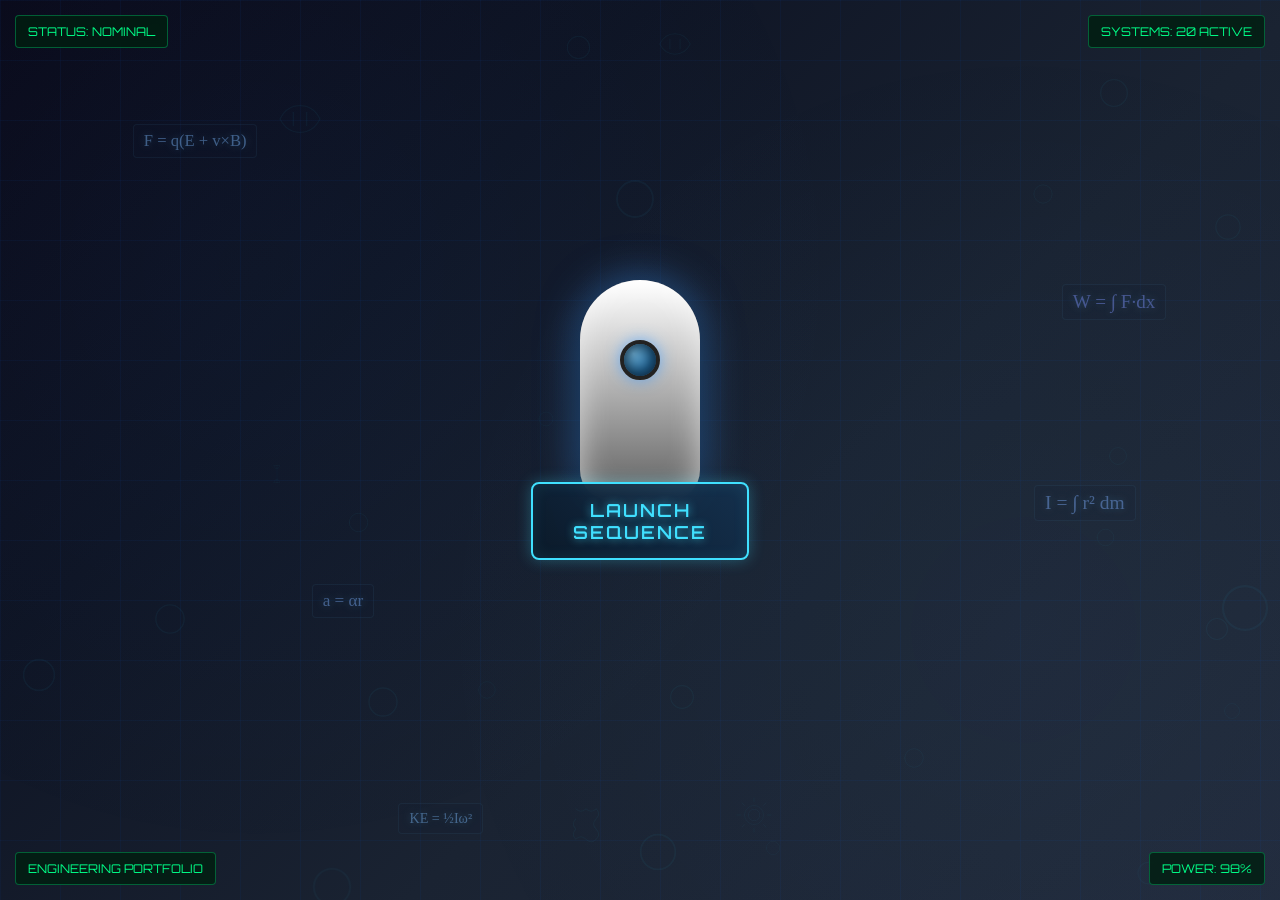
<file: index.html>
<!DOCTYPE html>
<html lang="en">
<head>
    <meta charset="UTF-8">
    <meta name="viewport" content="width=device-width, initial-scale=1.0">
    <title>Engineering Portfolio | Mechanical Systems</title>
    <link href="https://fonts.googleapis.com/css2?family=Orbitron:wght@300;400;600;700&family=Courier+New&display=swap" rel="stylesheet">
    <link rel="stylesheet" href="index.css">
</head>
<body>
    <!-- BACKGROUND LAYERS -->
    <div class="blueprint-layer"></div>
    <div class="engineering-grid"></div>

    <!-- BACKGROUND MECHANICAL COMPONENTS -->
    <div class="background-components" id="backgroundComponents"></div>

    <!-- MECHANICAL SYSTEMS - 20 Total -->
    <div class="mechanical-bg">
        <!-- Row 1 (Top) -->
        <div class="device-container gear-assembly" style="top: 12%; left: 12%;" data-name="Precision Gear System">
            <div class="gear-main gear-rotate-clockwise"></div>
        </div>

        <div class="device-container chain-sprocket" style="top: 12%; left: 28%;" data-name="Chain & Sprocket">
            <div class="sprocket-wheel left gear-rotate-clockwise"></div>
            <div class="sprocket-wheel right gear-rotate-counterclockwise"></div>
        </div>

        <div class="device-container turbine-blade" style="top: 12%; left: 44%;" data-name="Turbine Assembly">
            <div class="turbine-hub turbine-animate"></div>
        </div>

        <div class="device-container piston-assembly" style="top: 12%; left: 60%;" data-name="Piston Mechanism">
            <div class="piston-cylinder">
                <div class="piston-head piston-animate"></div>
                <div class="piston-rod"></div>
            </div>
            <div class="connecting-rod rod-animate"></div>
            <div class="crank-wheel gear-rotate-clockwise"></div>
        </div>

        <div class="device-container pulley-system" style="top: 12%; left: 76%;" data-name="Pulley System">
            <div class="pulley-wheel gear-rotate-clockwise"></div>
            <div class="pulley-rope"></div>
            <div class="pulley-weight"></div>
        </div>

        <!-- Row 2 -->
        <div class="device-container planetary-gear" style="top: 28%; left: 12%;" data-name="Planetary Gear">
            <div class="sun-gear sun-animate"></div>
            <div class="planet-gear planet-animate"></div>
            <div class="ring-gear gear-rotate-counterclockwise"></div>
        </div>

        <div class="device-container cnc-machine" style="top: 28%; left: 28%;" data-name="CNC Machine">
            <div class="cnc-base"></div>
            <div class="cnc-column"></div>
            <div class="cnc-arm"></div>
            <div class="cnc-spindle"></div>
            <div class="cnc-table"></div>
        </div>

        <div class="device-container fulcrum-lever" style="top: 28%; left: 44%;" data-name="Fulcrum Lever">
            <div class="fulcrum-base"></div>
            <div class="fulcrum-pivot"></div>
            <div class="lever-beam oscillating-animate"></div>
        </div>

        <div class="device-container oscillating-mechanism" style="top: 28%; left: 60%;" data-name="Oscillating Arm">
            <div class="oscillating-base"></div>
            <div class="oscillating-arm oscillating-animate"></div>
        </div>

        <div class="device-container mechanical-gripper" style="top: 28%; left: 76%;" data-name="Robotic Gripper">
            <div class="gripper-base"></div>
            <div class="gripper-arm left oscillating-animate"></div>
            <div class="gripper-arm right oscillating-animate"></div>
        </div>

        <!-- Row 3 -->
        <div class="device-container rack-pinion" style="top: 44%; left: 12%;" data-name="Rack & Pinion">
            <div class="rack-rail"></div>
            <div class="pinion-gear gear-rotate-clockwise"></div>
        </div>

        <div class="device-container compound-pendulum" style="top: 44%; left: 28%;" data-name="Compound Pendulum">
            <div class="pendulum-pivot"></div>
            <div class="pendulum-rod pendulum-animate"></div>
            <div class="pendulum-mass"></div>
        </div>

        <div class="device-container bearing-assembly" style="top: 44%; left: 44%;" data-name="Bearing Assembly">
            <div class="bearing-outer gear-rotate-clockwise"></div>
            <div class="bearing-inner gear-rotate-counterclockwise"></div>
        </div>

        <div class="device-container screw-conveyor" style="top: 44%; left: 60%;" data-name="Screw Conveyor">
            <div class="conveyor-tube">
                <div class="conveyor-screw conveyor-animate"></div>
            </div>
        </div>

        <div class="device-container cam-follower" style="top: 44%; left: 76%;" data-name="Cam & Follower">
            <div class="cam-shaft"></div>
            <div class="cam-wheel gear-rotate-clockwise"></div>
            <div class="follower oscillating-animate"></div>
        </div>

        <!-- Row 4 (Bottom) -->
        <div class="device-container universal-joint" style="top: 60%; left: 12%;" data-name="Universal Joint">
            <div class="uj-cross gear-rotate-clockwise"></div>
        </div>

        <div class="device-container radial-engine" style="top: 60%; left: 28%;" data-name="Radial Engine">
            <div class="engine-crankcase engine-animate"></div>
        </div>

        <div class="device-container valve-system" style="top: 60%; left: 44%;" data-name="Control Valve">
            <div class="valve-body">
                <div class="valve-stem oscillating-animate"></div>
                <div class="valve-spring"></div>
            </div>
        </div>

        <div class="device-container screw-jack" style="top: 60%; left: 60%;" data-name="Screw Jack">
            <div class="jack-base"></div>
            <div class="jack-screw"></div>
            <div class="jack-platform oscillating-animate"></div>
        </div>

        <div class="device-container spring-system" style="top: 60%; left: 76%;" data-name="Spring System">
            <div class="spring-top"></div>
            <div class="spring-coil oscillating-animate"></div>
            <div class="spring-mass pendulum-animate"></div>
        </div>
    </div>

    <!-- FORMULA LAYER -->
    <div class="formula-layer" id="formulaLayer"></div>

    <!-- STATUS INDICATORS -->
    <div class="status-indicator" style="top: 15px; left: 15px;">STATUS: NOMINAL</div>
    <div class="status-indicator" style="top: 15px; right: 15px;">SYSTEMS: 20 ACTIVE</div>
    <div class="status-indicator" style="bottom: 15px; left: 15px;">ENGINEERING PORTFOLIO</div>
    <div class="status-indicator" style="bottom: 15px; right: 15px;">POWER: 98%</div>

    <!-- MAIN CONTENT -->
    <div class="container" id="scene">
        <div class="rocket-container">
            <div class="rocket" id="rocket">
                <div class="rocket-body"></div>
                <div class="rocket-window"></div>
                <div class="flame-container" id="flameContainer">
                    <div class="flame flame-1"></div>
                    <div class="flame flame-2"></div>
                    <div class="flame flame-3"></div>
                </div>
            </div>
            <button id="launch">LAUNCH SEQUENCE</button>
        </div>
    </div>

    <script src="index.js"></script>
</body>
</html>
</file>
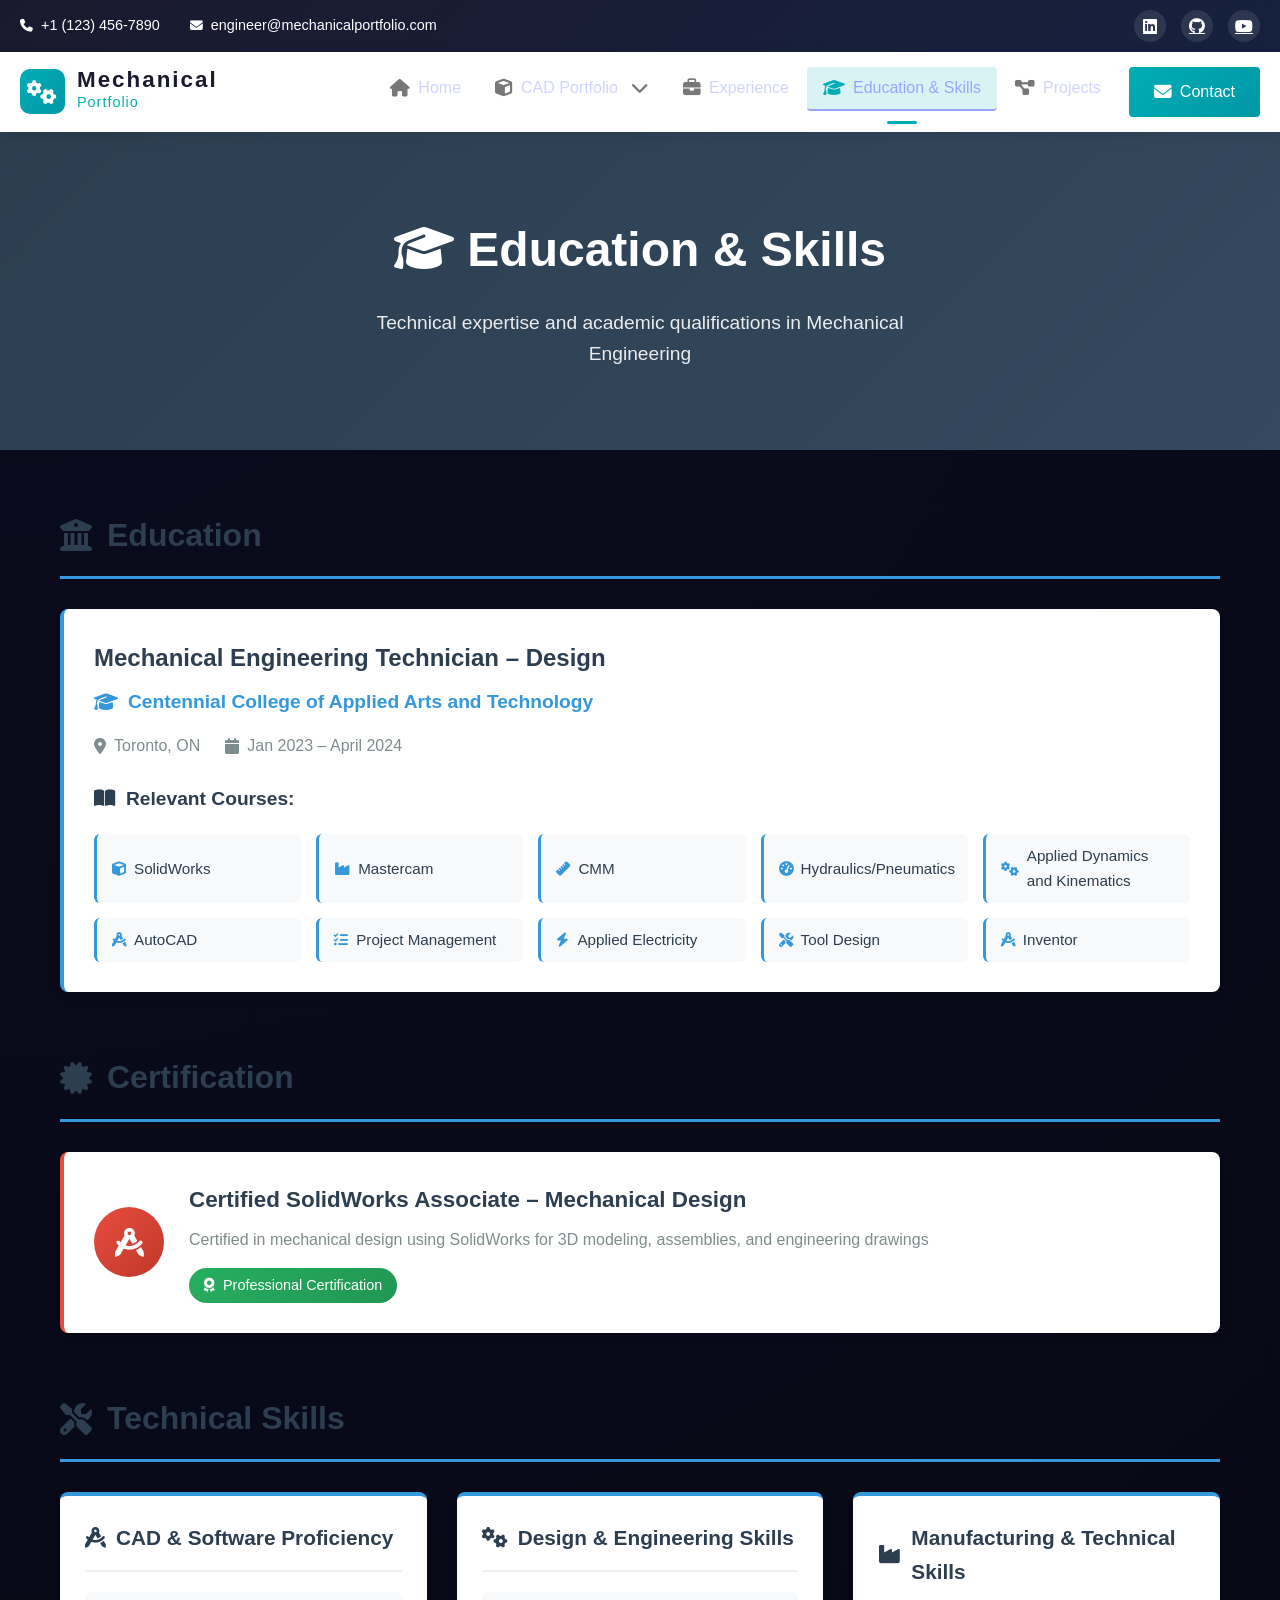
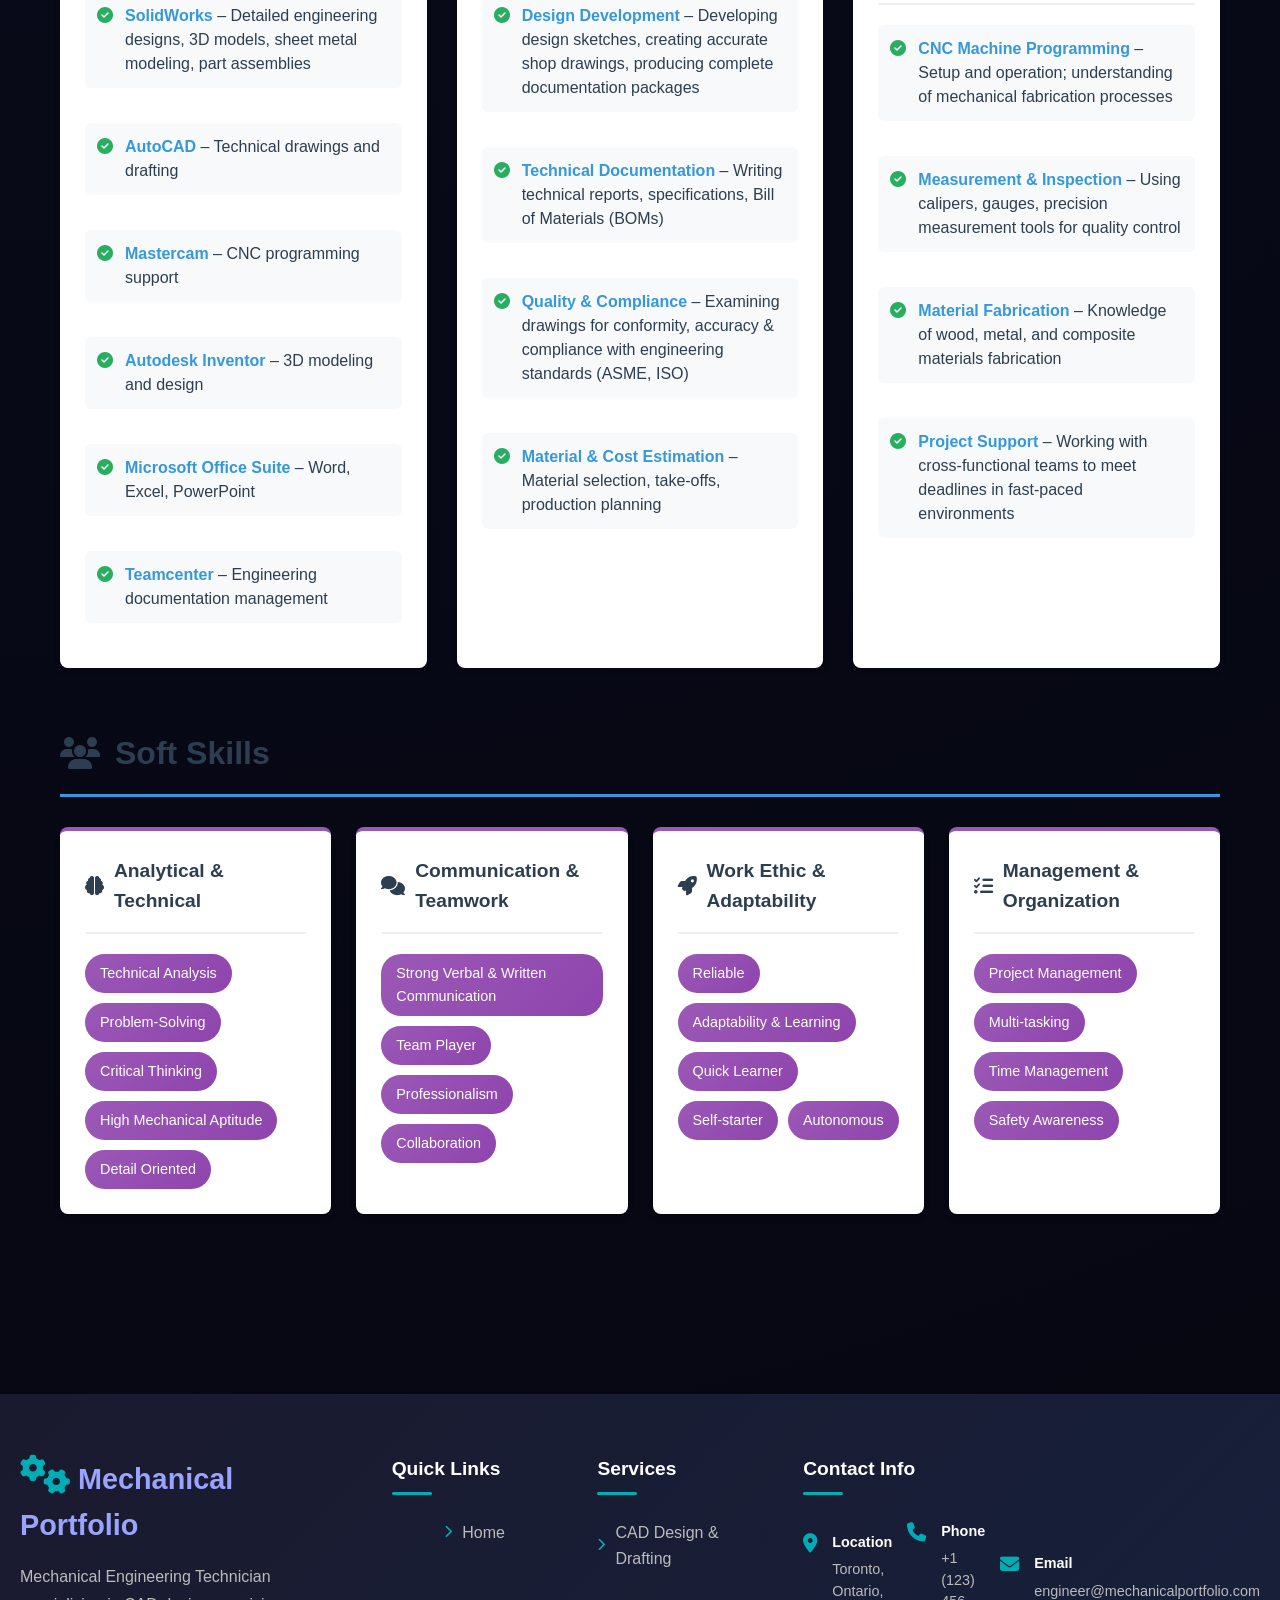
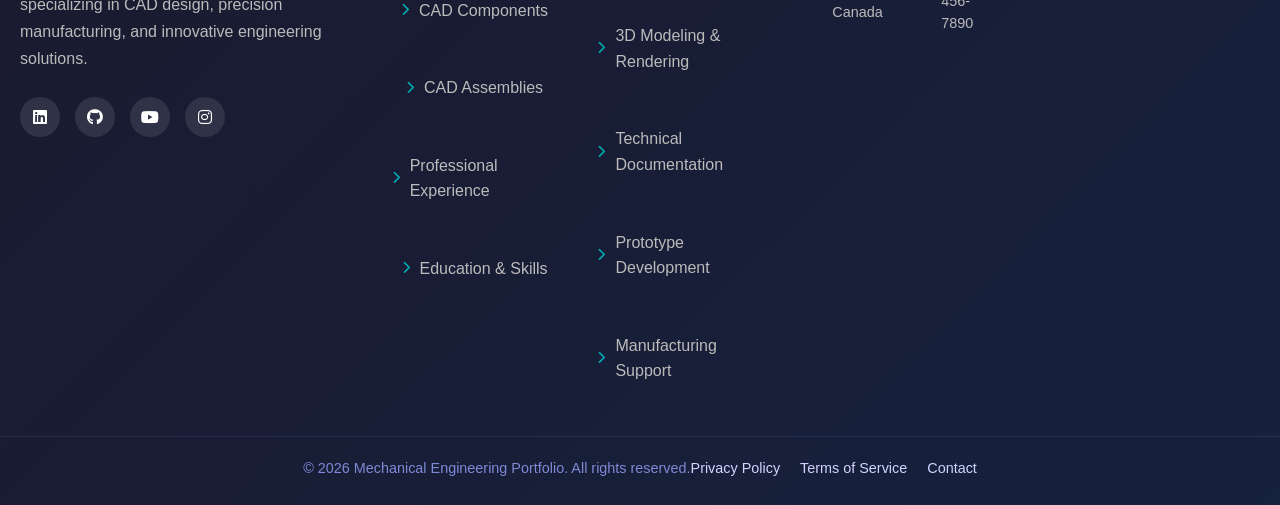
<file: edu_skills_certificates.html>
<!DOCTYPE html>
<html lang="en">
<head>
    <meta charset="UTF-8">
    <meta name="viewport" content="width=device-width, initial-scale=1.0">
    <title>Education & Skills | Mechanical Engineer</title>
    <!-- Font Awesome -->
    <link rel="stylesheet" href="https://cdnjs.cloudflare.com/ajax/libs/font-awesome/6.4.0/css/all.min.css">
    <!-- Global CSS for header/footer -->
    <link rel="stylesheet" href="global.css">
    <!-- Your existing CSS files -->
    <link rel="stylesheet" href="home.css">
    <link rel="stylesheet" href="edu_skills_certificates.css">
</head>
<body>
    <!-- Header will be loaded here -->
    <div id="header-container"></div>

    <main class="main-content">
        <!-- Hero Section -->
        <section class="education-hero">
            <div class="container">
                <h1><i class="fas fa-graduation-cap"></i> Education & Skills</h1>
                <p>Technical expertise and academic qualifications in Mechanical Engineering</p>
            </div>
        </section>

        <div class="education-container">
            <!-- Education Section -->
            <section class="education-section">
                <h2 class="section-title"><i class="fas fa-university"></i> Education</h2>

                <div class="education-item">
                    <div class="education-header">
                        <h3 class="education-degree">Mechanical Engineering Technician – Design</h3>
                        <h4 class="education-institution"><i class="fas fa-graduation-cap"></i> Centennial College of Applied Arts and Technology</h4>
                        <div class="education-meta">
                            <span><i class="fas fa-map-marker-alt"></i> Toronto, ON</span>
                            <span><i class="fas fa-calendar"></i> Jan 2023 – April 2024</span>
                        </div>
                    </div>

                    <div class="education-details">
                        <h5><i class="fas fa-book-open"></i> Relevant Courses:</h5>
                        <div class="courses-grid">
                            <span class="course-tag"><i class="fas fa-cube"></i> SolidWorks</span>
                            <span class="course-tag"><i class="fas fa-industry"></i> Mastercam</span>
                            <span class="course-tag"><i class="fas fa-ruler"></i> CMM</span>
                            <span class="course-tag"><i class="fas fa-tachometer-alt"></i> Hydraulics/Pneumatics</span>
                            <span class="course-tag"><i class="fas fa-cogs"></i> Applied Dynamics and Kinematics</span>
                            <span class="course-tag"><i class="fas fa-drafting-compass"></i> AutoCAD</span>
                            <span class="course-tag"><i class="fas fa-tasks"></i> Project Management</span>
                            <span class="course-tag"><i class="fas fa-bolt"></i> Applied Electricity</span>
                            <span class="course-tag"><i class="fas fa-tools"></i> Tool Design</span>
                            <span class="course-tag"><i class="fas fa-drafting-compass"></i> Inventor</span>
                        </div>
                    </div>
                </div>
            </section>

            <!-- Certification Section -->
            <section class="certifications-section">
                <h2 class="section-title"><i class="fas fa-certificate"></i> Certification</h2>

                <div class="certification-card">
                    <div class="certification-icon">
                        <i class="fas fa-drafting-compass"></i>
                    </div>
                    <div class="certification-content">
                        <h3>Certified SolidWorks Associate – Mechanical Design</h3>
                        <p>Certified in mechanical design using SolidWorks for 3D modeling, assemblies, and engineering drawings</p>
                        <span class="certification-badge"><i class="fas fa-award"></i> Professional Certification</span>
                    </div>
                </div>
            </section>

            <!-- Technical Skills Section -->
            <section class="technical-skills-section">
                <h2 class="section-title"><i class="fas fa-tools"></i> Technical Skills</h2>

                <div class="skills-grid">
                    <!-- CAD & Software Skills -->
                    <div class="skill-category">
                        <h3><i class="fas fa-drafting-compass"></i> CAD & Software Proficiency</h3>
                        <div class="skill-list">
                            <div class="skill-item">
                                <i class="fas fa-check-circle"></i>
                                <span><strong>SolidWorks</strong> – Detailed engineering designs, 3D models, sheet metal modeling, part assemblies</span>
                            </div>
                            <div class="skill-item">
                                <i class="fas fa-check-circle"></i>
                                <span><strong>AutoCAD</strong> – Technical drawings and drafting</span>
                            </div>
                            <div class="skill-item">
                                <i class="fas fa-check-circle"></i>
                                <span><strong>Mastercam</strong> – CNC programming support</span>
                            </div>
                            <div class="skill-item">
                                <i class="fas fa-check-circle"></i>
                                <span><strong>Autodesk Inventor</strong> – 3D modeling and design</span>
                            </div>
                            <div class="skill-item">
                                <i class="fas fa-check-circle"></i>
                                <span><strong>Microsoft Office Suite</strong> – Word, Excel, PowerPoint</span>
                            </div>
                            <div class="skill-item">
                                <i class="fas fa-check-circle"></i>
                                <span><strong>Teamcenter</strong> – Engineering documentation management</span>
                            </div>
                        </div>
                    </div>

                    <!-- Design & Engineering Skills -->
                    <div class="skill-category">
                        <h3><i class="fas fa-cogs"></i> Design & Engineering Skills</h3>
                        <div class="skill-list">
                            <div class="skill-item">
                                <i class="fas fa-check-circle"></i>
                                <span><strong>Design Development</strong> – Developing design sketches, creating accurate shop drawings, producing complete documentation packages</span>
                            </div>
                            <div class="skill-item">
                                <i class="fas fa-check-circle"></i>
                                <span><strong>Technical Documentation</strong> – Writing technical reports, specifications, Bill of Materials (BOMs)</span>
                            </div>
                            <div class="skill-item">
                                <i class="fas fa-check-circle"></i>
                                <span><strong>Quality & Compliance</strong> – Examining drawings for conformity, accuracy & compliance with engineering standards (ASME, ISO)</span>
                            </div>
                            <div class="skill-item">
                                <i class="fas fa-check-circle"></i>
                                <span><strong>Material & Cost Estimation</strong> – Material selection, take-offs, production planning</span>
                            </div>
                        </div>
                    </div>

                    <!-- Manufacturing & Technical Skills -->
                    <div class="skill-category">
                        <h3><i class="fas fa-industry"></i> Manufacturing & Technical Skills</h3>
                        <div class="skill-list">
                            <div class="skill-item">
                                <i class="fas fa-check-circle"></i>
                                <span><strong>CNC Machine Programming</strong> – Setup and operation; understanding of mechanical fabrication processes</span>
                            </div>
                            <div class="skill-item">
                                <i class="fas fa-check-circle"></i>
                                <span><strong>Measurement & Inspection</strong> – Using calipers, gauges, precision measurement tools for quality control</span>
                            </div>
                            <div class="skill-item">
                                <i class="fas fa-check-circle"></i>
                                <span><strong>Material Fabrication</strong> – Knowledge of wood, metal, and composite materials fabrication</span>
                            </div>
                            <div class="skill-item">
                                <i class="fas fa-check-circle"></i>
                                <span><strong>Project Support</strong> – Working with cross-functional teams to meet deadlines in fast-paced environments</span>
                            </div>
                        </div>
                    </div>
                </div>
            </section>

            <!-- Soft Skills Section -->
            <section class="soft-skills-section">
                <h2 class="section-title"><i class="fas fa-users"></i> Soft Skills</h2>

                <div class="soft-skills-grid">
                    <div class="soft-skill-category">
                        <h3><i class="fas fa-brain"></i> Analytical & Technical</h3>
                        <div class="soft-skills-tags">
                            <span class="soft-skill-tag">Technical Analysis</span>
                            <span class="soft-skill-tag">Problem-Solving</span>
                            <span class="soft-skill-tag">Critical Thinking</span>
                            <span class="soft-skill-tag">High Mechanical Aptitude</span>
                            <span class="soft-skill-tag">Detail Oriented</span>
                        </div>
                    </div>

                    <div class="soft-skill-category">
                        <h3><i class="fas fa-comments"></i> Communication & Teamwork</h3>
                        <div class="soft-skills-tags">
                            <span class="soft-skill-tag">Strong Verbal & Written Communication</span>
                            <span class="soft-skill-tag">Team Player</span>
                            <span class="soft-skill-tag">Professionalism</span>
                            <span class="soft-skill-tag">Collaboration</span>
                        </div>
                    </div>

                    <div class="soft-skill-category">
                        <h3><i class="fas fa-rocket"></i> Work Ethic & Adaptability</h3>
                        <div class="soft-skills-tags">
                            <span class="soft-skill-tag">Reliable</span>
                            <span class="soft-skill-tag">Adaptability & Learning</span>
                            <span class="soft-skill-tag">Quick Learner</span>
                            <span class="soft-skill-tag">Self-starter</span>
                            <span class="soft-skill-tag">Autonomous</span>
                        </div>
                    </div>

                    <div class="soft-skill-category">
                        <h3><i class="fas fa-tasks"></i> Management & Organization</h3>
                        <div class="soft-skills-tags">
                            <span class="soft-skill-tag">Project Management</span>
                            <span class="soft-skill-tag">Multi-tasking</span>
                            <span class="soft-skill-tag">Time Management</span>
                            <span class="soft-skill-tag">Safety Awareness</span>
                        </div>
                    </div>
                </div>
            </section>
        </div>
    </main>

    <!-- Footer will be loaded here -->
    <div id="footer-container"></div>

    <!-- Load Header and Footer -->
    <script src="load-partials.js"></script>

    <!-- Your existing edu_skills_certificates.js -->
    <script src="edu_skills_certificates.js"></script>
</body>
</html>
</file>
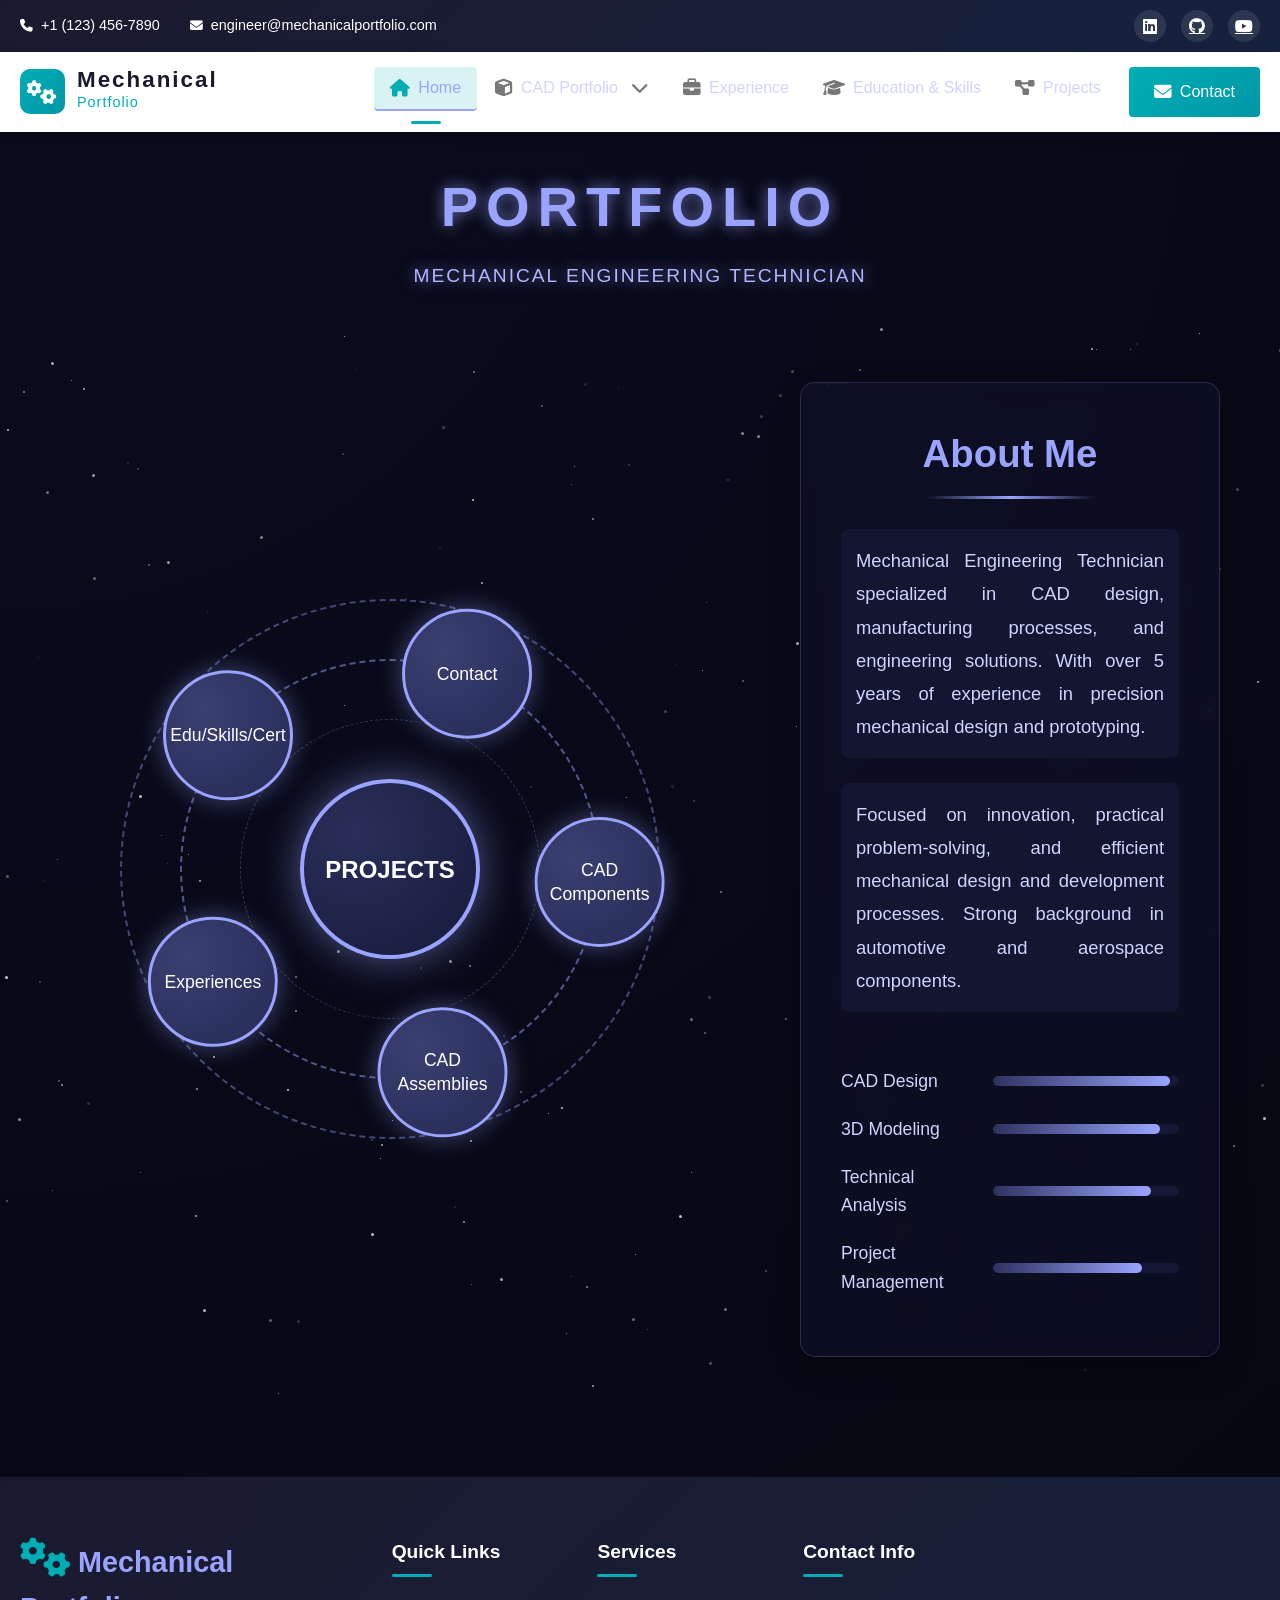
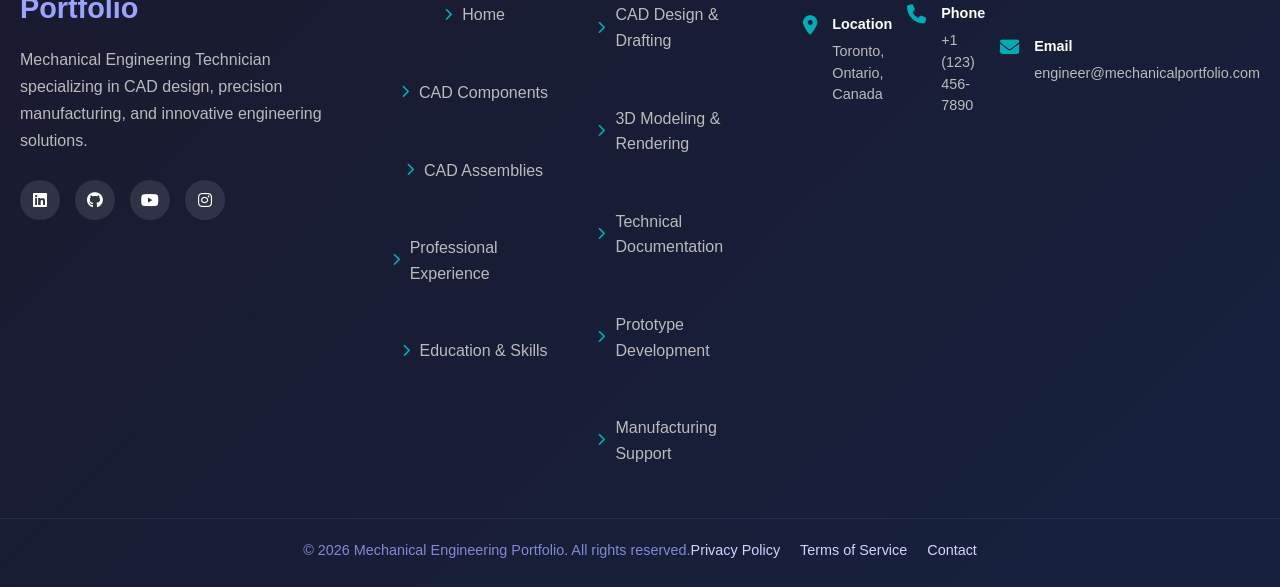
<file: home.html>
<!DOCTYPE html>
<html lang="en">
<head>
  <meta charset="UTF-8">
  <meta name="viewport" content="width=device-width, initial-scale=1.0">
  <title>Home | Mechanical Portfolio</title>
  <!-- Font Awesome -->
  <link rel="stylesheet" href="https://cdnjs.cloudflare.com/ajax/libs/font-awesome/6.4.0/css/all.min.css">
  <!-- Global CSS for header/footer -->
  <link rel="stylesheet" href="global.css">
  <!-- Your existing home.css -->
  <link rel="stylesheet" href="home.css">
</head>
<body>
  <!-- Header will be loaded here -->
  <div id="header-container"></div>

  <!-- Top Header (keep your existing top header design) -->
  <div class="top-header">
    <h1>PORTFOLIO</h1>
    <div class="subtitle">MECHANICAL ENGINEERING TECHNICIAN</div>
  </div>

  <!-- Main Content - Side by Side (keep everything same) -->
  <main class="layout">
    <div class="decoration" id="stars"></div>

    <!-- Left Side - Circular Menu -->
    <section class="left-area">
      <div class="orbit-container">
        <div class="orbit-circle"></div>
        <div class="orbit-circle inner"></div>
        <div class="orbit-circle outer"></div>
        <div class="center-circle">PROJECTS</div>
        <div class="orbit">
          <div class="orbit-item" data-target="components.html">CAD<br>Components</div>
          <div class="orbit-item" data-target="assemblies.html">CAD<br>Assemblies</div>
          <div class="orbit-item" data-target="experiences.html">Experiences</div>
          <div class="orbit-item" data-target="edu_skills_certificates.html">Edu/Skills/Cert</div>
          <div class="orbit-item" data-target="contact.html">Contact</div>
        </div>
      </div>
    </section>

    <!-- Right Side - About Me Panel -->
    <aside class="right-area">
      <div class="right-panel">
        <h2>About Me</h2>
        <p>
          Mechanical Engineering Technician specialized in CAD design,
          manufacturing processes, and engineering solutions. With over 5 years of
          experience in precision mechanical design and prototyping.
        </p>
        <p>
          Focused on innovation, practical problem-solving, and efficient
          mechanical design and development processes. Strong background in
          automotive and aerospace components.
        </p>

        <div class="skills-list">
          <div class="skill-item">
            <div class="skill-name">CAD Design</div>
            <div class="skill-bar"><div class="skill-level" data-level="95"></div></div>
          </div>
          <div class="skill-item">
            <div class="skill-name">3D Modeling</div>
            <div class="skill-bar"><div class="skill-level" data-level="90"></div></div>
          </div>
          <div class="skill-item">
            <div class="skill-name">Technical Analysis</div>
            <div class="skill-bar"><div class="skill-level" data-level="85"></div></div>
          </div>
          <div class="skill-item">
            <div class="skill-name">Project Management</div>
            <div class="skill-bar"><div class="skill-level" data-level="80"></div></div>
          </div>
        </div>
      </div>
    </aside>
  </main>

  <!-- Footer will be loaded here -->
  <div id="footer-container"></div>

  <!-- Project Detail Modal -->
  <div class="modal" id="projectModal">
    <div class="modal-content">
      <div class="modal-header">
        <h2 class="modal-title">Project Details</h2>
        <button class="close-modal" id="closeModal">&times;</button>
      </div>
      <div class="modal-body">
        <div class="modal-image" id="modalImage">
          Project Visualization
        </div>
        <p id="modalDescription">Click on any of the orbiting circles to view detailed information about that section of my portfolio.</p>
      </div>
    </div>
  </div>

  <!-- Load Header and Footer -->
  <script src="load-partials.js"></script>

  <!-- Your existing home.js -->
  <script src="home.js"></script>
</body>
</html>
</file>
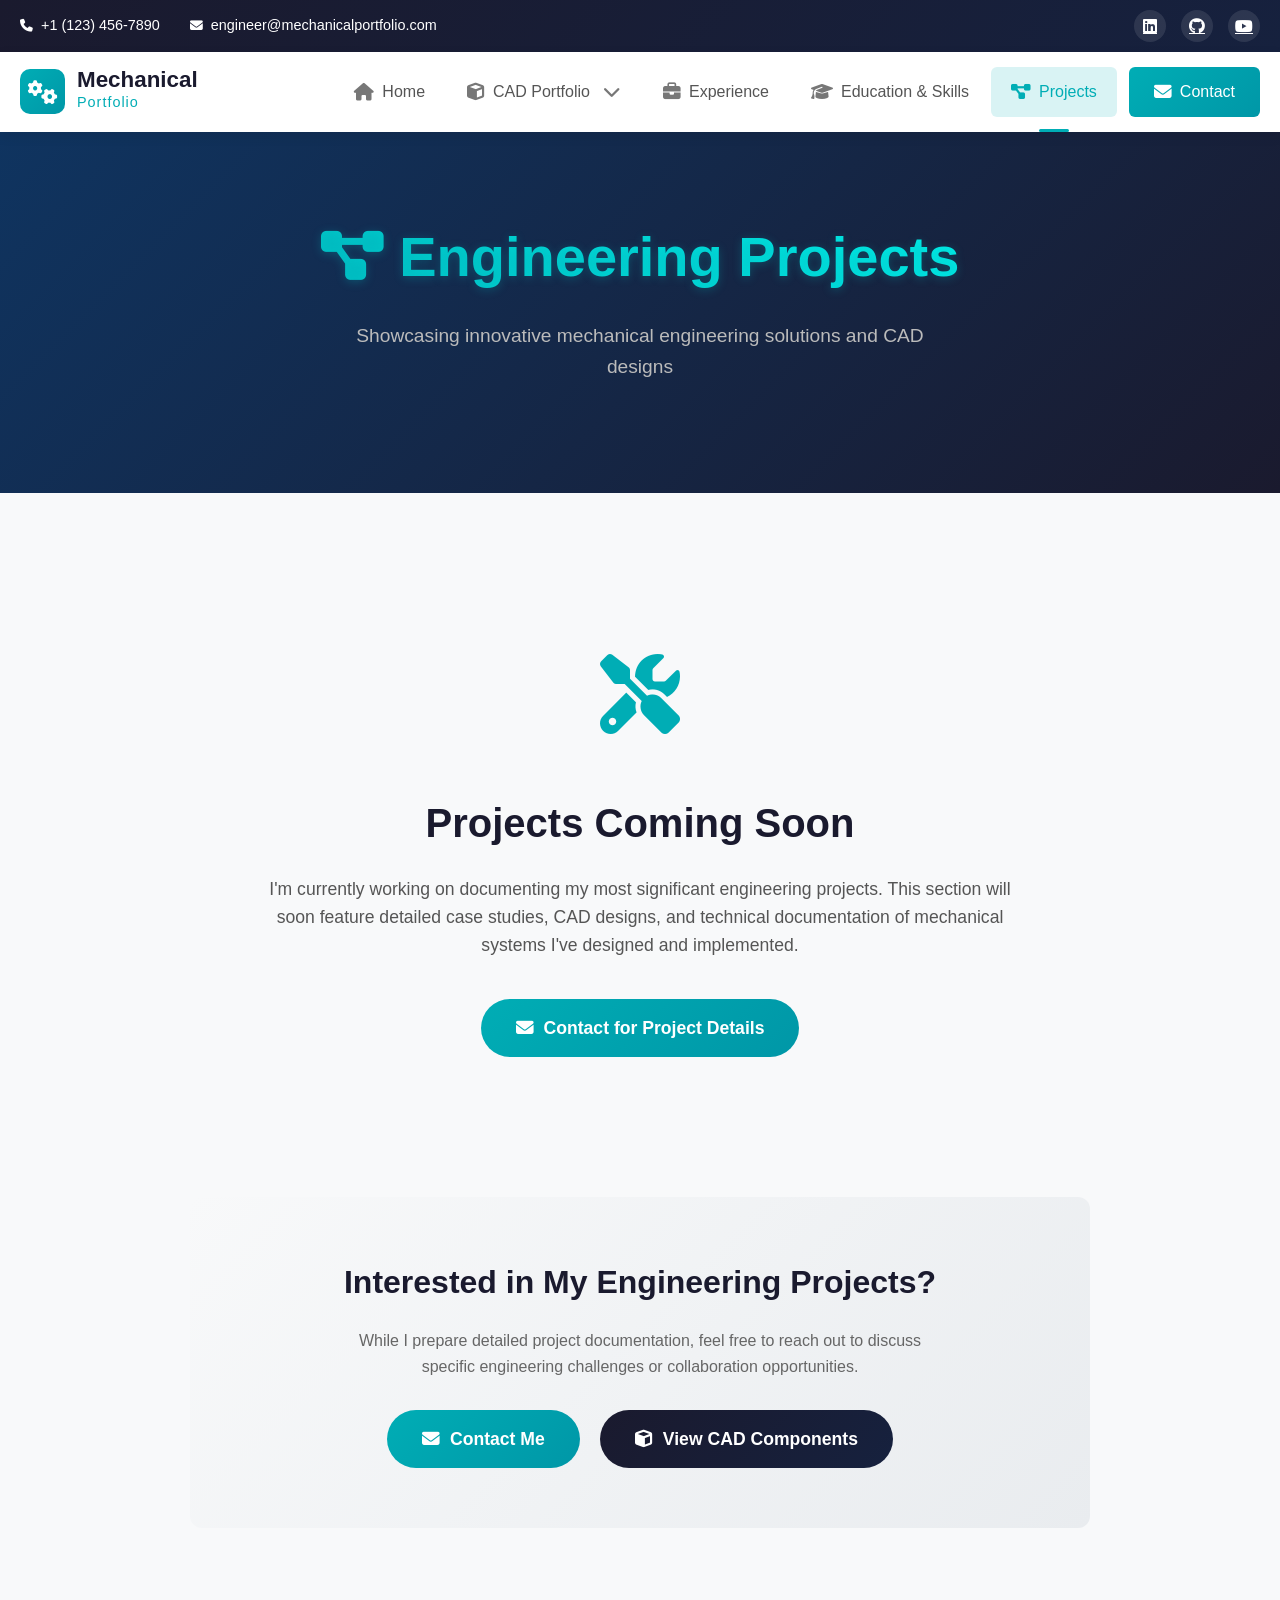
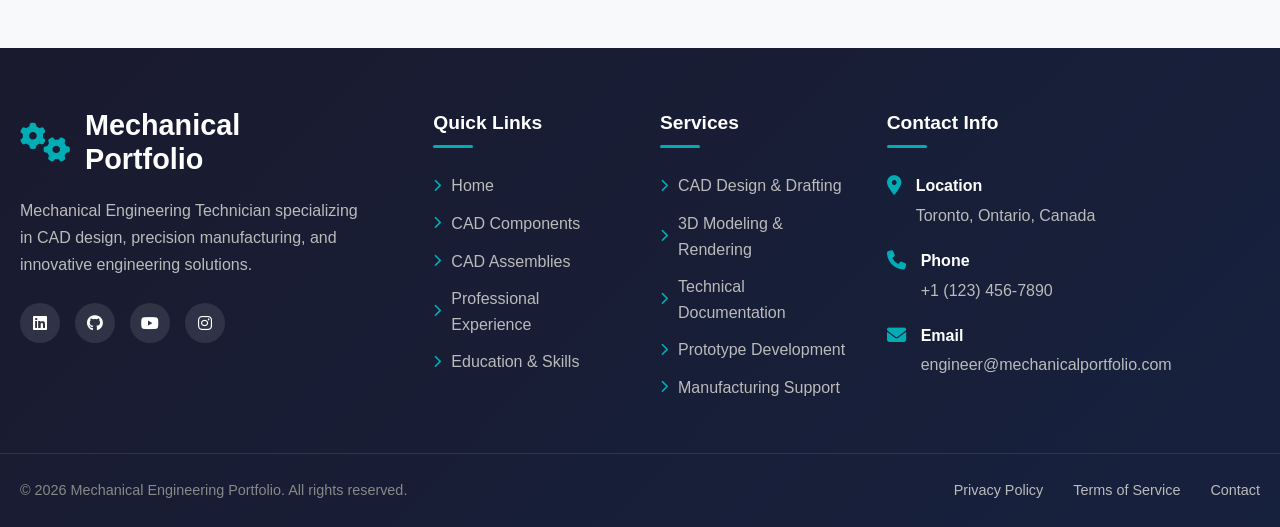
<file: projects.html>
<!DOCTYPE html>
<html lang="en">
<head>
    <meta charset="UTF-8">
    <meta name="viewport" content="width=device-width, initial-scale=1.0">
    <title>Projects | Mechanical Portfolio</title>
    <!-- Font Awesome -->
    <link
  rel="stylesheet"
  href="https://cdnjs.cloudflare.com/ajax/libs/font-awesome/6.4.0/css/all.min.css"
  crossorigin="anonymous"
/>

    <!-- Global CSS for header/footer -->
    <link rel="stylesheet" href="global.css">
    <!-- Projects page CSS -->
    <link rel="stylesheet" href="projects.css">
</head>
<body>
    <!-- Header will be loaded here -->
    <div id="header-container"></div>

    <!-- Hero Section -->
    <section class="projects-hero">
        <div class="container">
            <h1><i class="fas fa-project-diagram"></i> Engineering Projects</h1>
            <p>Showcasing innovative mechanical engineering solutions and CAD designs</p>
        </div>
    </section>

    <!-- Main Content -->
    <main class="projects-container">
        <!-- Coming Soon Section -->
        <section class="coming-soon">
            <div class="coming-soon-icon">
                <i class="fas fa-tools"></i>
            </div>
            <h2>Projects Coming Soon</h2>
            <p>
                I'm currently working on documenting my most significant engineering projects.
                This section will soon feature detailed case studies, CAD designs, and technical
                documentation of mechanical systems I've designed and implemented.
            </p>
            <a href="contact.html" class="cta-button">
                <i class="fas fa-envelope"></i> Contact for Project Details
            </a>
        </section>

        <!-- Call to Action -->
        <section class="cta-section">
            <h3>Interested in My Engineering Projects?</h3>
            <p>
                While I prepare detailed project documentation, feel free to reach out to discuss
                specific engineering challenges or collaboration opportunities.
            </p>
            <div class="cta-buttons">
                <a href="contact.html" class="cta-button">
                    <i class="fas fa-envelope"></i> Contact Me
                </a>
                <a href="components.html" class="cta-button secondary">
                    <i class="fas fa-cube"></i> View CAD Components
                </a>
            </div>
        </section>
    </main>

    <!-- Footer will be loaded here -->
    <div id="footer-container"></div>

    <!-- Load Header and Footer -->
    <script src="load-partials.js"></script>

    <!-- Projects page JavaScript -->
    <script src="projects.js"></script>
</body>
</html>
</file>
<file: index.css>
/* RESET & BASE */
* {
    margin: 0;
    padding: 0;
    box-sizing: border-box;
}

body {
    font-family: 'Courier New', monospace;
    background: linear-gradient(135deg,
        #0a0a1a 0%,
        #0f1525 30%,
        #1a2332 60%,
        #222b3d 100%);
    color: #e0f7fa;
    overflow: auto;
    min-height: 100vh;
    position: relative;
}

/* BLUEPRINT LAYER */
.blueprint-layer {
    position: fixed;
    top: 0;
    left: 0;
    width: 100%;
    height: 100%;
    background-image:
        linear-gradient(rgba(0, 100, 255, 0.05) 1px, transparent 1px),
        linear-gradient(90deg, rgba(0, 100, 255, 0.05) 1px, transparent 1px);
    background-size: 60px 60px;
    z-index: 1;
    pointer-events: none;
}

/* ENGINEERING GRID */
.engineering-grid {
    position: fixed;
    top: 0;
    left: 0;
    width: 100%;
    height: 100%;
    background-image:
        radial-gradient(circle at 20% 30%, rgba(64, 156, 255, 0.03) 0%, transparent 50%),
        radial-gradient(circle at 80% 70%, rgba(100, 200, 255, 0.03) 0%, transparent 50%);
    z-index: 2;
    pointer-events: none;
}

/* MECHANICAL BACKGROUND */
.mechanical-bg {
    position: fixed;
    top: 0;
    left: 0;
    width: 100%;
    height: 100%;
    pointer-events: none;
    z-index: 3;
    opacity: 0.85;
}

/* NEW: BACKGROUND COMPONENTS LAYER */
.background-components {
    position: fixed;
    top: 0;
    left: 0;
    width: 100%;
    height: 100%;
    pointer-events: none;
    z-index: 4;
    opacity: 0.4;
}

.floating-component {
    position: absolute;
    filter: drop-shadow(0 2px 8px rgba(0, 0, 0, 0.3));
    animation: float-component 20s infinite linear;
    opacity: 0.3;
    transition: opacity 0.5s;
}

/* Background component sizes */
.bg-wrench { width: 60px; height: 60px; }
.bg-gear { width: 50px; height: 50px; }
.bg-nut { width: 40px; height: 40px; }
.bg-bolt { width: 30px; height: 80px; }
.bg-spring { width: 40px; height: 100px; }
.bg-bearing { width: 70px; height: 70px; }
.bg-calipers { width: 80px; height: 40px; }
.bg-micrometer { width: 70px; height: 50px; }
.bg-screwdriver { width: 90px; height: 30px; }
.bg-hammer { width: 60px; height: 80px; }
.bg-drill { width: 70px; height: 70px; }
.bg-ruler { width: 100px; height: 20px; }
.bg-washer { width: 45px; height: 45px; }
.bg-pipe { width: 120px; height: 30px; }
.bg-valve { width: 50px; height: 70px; }
.bg-motor { width: 80px; height: 60px; }
.bg-circuit { width: 90px; height: 90px; }
.bg-sensor { width: 60px; height: 60px; }
.bg-battery { width: 50px; height: 80px; }
.bg-transformer { width: 70px; height: 90px; }

@keyframes float-component {
    0% {
        transform: translate(0, 0) rotate(0deg);
        opacity: 0.3;
    }
    25% {
        transform: translate(30px, 30px) rotate(90deg);
        opacity: 0.4;
    }
    50% {
        transform: translate(60px, 0) rotate(180deg);
        opacity: 0.3;
    }
    75% {
        transform: translate(30px, -30px) rotate(270deg);
        opacity: 0.4;
    }
    100% {
        transform: translate(0, 0) rotate(360deg);
        opacity: 0.3;
    }
}

/* DEVICE CONTAINERS - MEDIUM SIZE */
.device-container {
    position: absolute;
    filter: drop-shadow(0 4px 12px rgba(0, 0, 0, 0.4));
    transition: transform 0.3s ease, filter 0.3s ease;
    transform: translate(-50%, -50%);
    z-index: 5;
}

.device-container:hover {
    transform: translate(-50%, -50%) scale(1.1);
    filter: drop-shadow(0 0 15px rgba(64, 224, 255, 0.5));
    z-index: 100 !important;
    pointer-events: auto !important;
}

/* MECHANISM SIZES */
.gear-assembly { width: 150px; height: 150px; }
.chain-sprocket { width: 160px; height: 100px; }
.turbine-blade { width: 140px; height: 140px; }
.piston-assembly { width: 160px; height: 220px; }
.pulley-system { width: 110px; height: 150px; }
.planetary-gear { width: 160px; height: 160px; }
.cnc-machine { width: 180px; height: 130px; }
.fulcrum-lever { width: 160px; height: 120px; }
.oscillating-mechanism { width: 150px; height: 150px; }
.mechanical-gripper { width: 130px; height: 100px; }
.rack-pinion { width: 150px; height: 100px; }
.compound-pendulum { width: 100px; height: 200px; }
.bearing-assembly { width: 130px; height: 130px; }
.screw-conveyor { width: 140px; height: 210px; }
.cam-follower { width: 110px; height: 140px; }
.universal-joint { width: 100px; height: 100px; }
.radial-engine { width: 160px; height: 160px; }
.valve-system { width: 80px; height: 160px; }
.screw-jack { width: 80px; height: 150px; }
.spring-system { width: 100px; height: 160px; }
.hydraulic-cylinder { width: 140px; height: 60px; }

/* ANIMATIONS */
@keyframes rotate-clockwise {
    0% { transform: translateX(-50%) rotate(0deg); }
    100% { transform: translateX(-50%) rotate(360deg); }
}

@keyframes rotate-counterclockwise {
    0% { transform: translateX(-50%) rotate(0deg); }
    100% { transform: translateX(-50%) rotate(-360deg); }
}

@keyframes piston-move {
    0% { bottom: 50px; }
    50% { bottom: 100px; }
    100% { bottom: 50px; }
}

@keyframes rod-move {
    0% { transform: translateX(-50%) rotate(-20deg); }
    50% { transform: translateX(-50%) rotate(20deg); }
    100% { transform: translateX(-50%) rotate(-20deg); }
}

@keyframes turbine-rotate {
    0% { transform: translate(-50%, -50%) rotate(0deg); }
    100% { transform: translate(-50%, -50%) rotate(360deg); }
}

@keyframes planet-rotate {
    0% { transform: translate(-50%, -50%) rotate(0deg) translateY(45px) rotate(0deg); }
    100% { transform: translate(-50%, -50%) rotate(360deg) translateY(45px) rotate(-360deg); }
}

@keyframes oscillate-arm {
    0%, 100% { transform: rotate(-20deg); }
    50% { transform: rotate(20deg); }
}

@keyframes pendulum-swing {
    0%, 100% { transform: translateX(-50%) rotate(-10deg); }
    50% { transform: translateX(-50%) rotate(10deg); }
}

@keyframes conveyor-rotate {
    0% { transform: translate(-50%, -50%) translateY(0); }
    100% { transform: translate(-50%, -50%) translateY(15px); }
}

@keyframes engine-rotate {
    0% { transform: translate(-50%, -50%) rotate(0deg); }
    100% { transform: translate(-50%, -50%) rotate(360deg); }
}

/* Animation Classes */
.gear-rotate-clockwise { animation: rotate-clockwise 8s infinite linear; }
.gear-rotate-counterclockwise { animation: rotate-counterclockwise 6s infinite linear; }
.piston-animate { animation: piston-move 2s infinite ease-in-out; }
.rod-animate { animation: rod-move 2s infinite ease-in-out; }
.turbine-animate { animation: turbine-rotate 4s infinite linear; }
.sun-animate { animation: rotate-clockwise 6s infinite linear; }
.planet-animate { animation: planet-rotate 4s infinite linear; }
.oscillating-animate { animation: oscillate-arm 3s infinite ease-in-out; }
.pendulum-animate { animation: pendulum-swing 4s infinite ease-in-out; }
.conveyor-animate { animation: conveyor-rotate 2s infinite linear; }
.engine-animate { animation: engine-rotate 5s infinite linear; }

/* ROCKET STYLES - Fixed with Flame */
.rocket-container {
    position: relative;
    width: 120px;
    height: 300px;
    margin-bottom: 40px;
    z-index: 100;
}

.rocket {
    position: absolute;
    width: 100%;
    height: 220px;
    top: 0;
    transition: transform 2.5s cubic-bezier(0.1, 0.8, 0.2, 1);
    transform-origin: center bottom;
    z-index: 101;
}

.rocket-body {
    position: absolute;
    width: 120px;
    height: 220px;
    background: linear-gradient(to bottom,
        #ffffff 0%,
        #e0e0e0 20%,
        #c0c0c0 40%,
        #a0a0a0 60%,
        #808080 80%,
        #606060 100%);
    border-radius: 60px 60px 30px 30px;
    box-shadow:
        inset 0 0 30px rgba(255, 255, 255, 0.6),
        0 0 40px rgba(64, 156, 255, 0.5),
        0 8px 20px rgba(0, 0, 0, 0.6);
}

.rocket-window {
    position: absolute;
    top: 60px;
    left: 50%;
    transform: translateX(-50%);
    width: 40px;
    height: 40px;
    background: radial-gradient(circle at 30% 30%,
        #80d0ff 0%,
        #2a7bb6 60%,
        #1a5b96 100%);
    border-radius: 50%;
    border: 4px solid #222;
    box-shadow:
        inset 0 0 20px rgba(0, 0, 0, 0.8),
        0 0 15px rgba(64, 156, 255, 0.7);
}

/* FLAME CONTAINER - Inside Rocket */
.flame-container {
    position: absolute;
    bottom: -80px;
    left: 50%;
    transform: translateX(-50%);
    width: 60px;
    height: 100px;
    z-index: 102;
}

.flame {
    position: absolute;
    border-radius: 50% 50% 30% 70%;
    opacity: 0;
    filter: blur(8px) brightness(1.6);
    mix-blend-mode: screen;
    transition: opacity 0.3s;
}

.flame-1 {
    width: 50px;
    height: 80px;
    background: radial-gradient(ellipse at center,
        #ff0000 0%,
        #ff5500 30%,
        #ffaa00 60%,
        transparent 100%);
    bottom: 0;
    left: 5px;
    animation: flame-flicker 0.08s infinite alternate;
}

.flame-2 {
    width: 35px;
    height: 60px;
    background: radial-gradient(ellipse at center,
        #ff5500 0%,
        #ffaa00 40%,
        #ffff00 70%,
        transparent 100%);
    bottom: 10px;
    left: 12px;
    animation: flame-flicker 0.06s infinite alternate-reverse;
}

.flame-3 {
    width: 25px;
    height: 40px;
    background: radial-gradient(ellipse at center,
        #ffff00 0%,
        #ffffff 50%,
        transparent 100%);
    bottom: 25px;
    left: 17px;
    animation: flame-flicker 0.04s infinite alternate;
}

@keyframes flame-flicker {
    0% { transform: scaleY(1) scaleX(1); }
    100% { transform: scaleY(1.3) scaleX(1.2); }
}

/* LAUNCH BUTTON */
#launch {
    position: absolute;
    bottom: 20px;
    left: 50%;
    transform: translateX(-50%);
    padding: 15px 40px;
    font-size: 18px;
    letter-spacing: 2px;
    background: linear-gradient(45deg,
        rgba(10, 25, 41, 0.9) 0%,
        rgba(20, 50, 80, 0.9) 100%);
    color: #40e0ff;
    border: 2px solid #40e0ff;
    border-radius: 8px;
    cursor: pointer;
    transition: all 0.3s;
    text-transform: uppercase;
    font-weight: 600;
    backdrop-filter: blur(10px);
    z-index: 150;
    font-family: 'Orbitron', 'Courier New', monospace;
    box-shadow:
        0 0 15px rgba(64, 224, 255, 0.3),
        inset 0 0 15px rgba(64, 224, 255, 0.1);
    text-shadow: 0 0 8px rgba(64, 224, 255, 0.7);
}

#launch:hover:not(:disabled) {
    background: linear-gradient(45deg,
        rgba(64, 224, 255, 0.15) 0%,
        rgba(32, 112, 255, 0.15) 100%);
    border-color: #ffffff;
    color: #ffffff;
    letter-spacing: 3px;
    transform: translateX(-50%) translateY(-3px);
    box-shadow:
        0 0 25px rgba(64, 224, 255, 0.6),
        inset 0 0 25px rgba(64, 224, 255, 0.2);
}

#launch:disabled {
    opacity: 0.5;
    cursor: not-allowed;
}

/* FORMULA LAYER */
.formula-layer {
    position: fixed;
    top: 0;
    left: 0;
    width: 100%;
    height: 100%;
    pointer-events: none;
    z-index: 6;
    opacity: 0.6;
}

.engineering-formula {
    position: absolute;
    font-family: 'Cambria', 'Times New Roman', serif;
    font-size: 16px;
    color: rgba(100, 200, 255, 0.8);
    padding: 6px 10px;
    background: rgba(20, 30, 50, 0.2);
    border-radius: 4px;
    border: 1px solid rgba(100, 200, 255, 0.1);
    animation: formula-float 20s infinite linear;
    text-shadow: 0 0 8px rgba(100, 200, 255, 0.4);
    white-space: nowrap;
}

@keyframes formula-float {
    0% {
        transform: translate(100vw, 100vh) rotate(0deg);
        opacity: 0;
    }
    10% {
        opacity: 0.7;
    }
    90% {
        opacity: 0.7;
    }
    100% {
        transform: translate(-100px, -100px) rotate(5deg);
        opacity: 0;
    }
}

/* STATUS INDICATORS */
.status-indicator {
    position: absolute;
    font-family: 'Orbitron', monospace;
    font-size: 12px;
    color: #00ff88;
    background: rgba(0, 30, 15, 0.8);
    padding: 8px 12px;
    border-radius: 4px;
    border: 1px solid rgba(0, 255, 136, 0.3);
    z-index: 10;
    backdrop-filter: blur(5px);
    animation: status-pulse 2s infinite alternate;
}

@keyframes status-pulse {
    0% { opacity: 0.8; box-shadow: 0 0 8px rgba(0, 255, 136, 0.2); }
    100% { opacity: 1; box-shadow: 0 0 15px rgba(0, 255, 136, 0.4); }
}

/* MAIN CONTAINER */
.container {
    position: relative;
    z-index: 50;
    min-height: 100vh;
    display: flex;
    flex-direction: column;
    justify-content: center;
    align-items: center;
    padding: 20px;
}

/* RESPONSIVE */
@media (max-width: 1200px) {
    .device-container { transform: translate(-50%, -50%) scale(0.9); }
    .floating-component { transform: scale(0.8); }
}

@media (max-width: 768px) {
    .device-container { transform: translate(-50%, -50%) scale(0.7); }
    .rocket-container { transform: scale(0.8); }
    #launch { padding: 12px 30px; font-size: 16px; }
    .status-indicator { font-size: 10px; padding: 6px 10px; }
    .floating-component { opacity: 0.2; transform: scale(0.6); }
}

@media (max-width: 480px) {
    .device-container { transform: translate(-50%, -50%) scale(0.6); }
    .rocket-container { transform: scale(0.7); }
    #launch { padding: 10px 25px; font-size: 14px; }
    .floating-component { display: none; } /* Hide on very small screens */
}

/* LAUNCH EFFECTS */
.launch .flame {
    opacity: 1 !important;
}

.fade-out {
    animation: fadeOut 1s forwards;
}

@keyframes fadeOut {
    to { opacity: 0; }
}

/* INFO BOX */
.device-info {
    position: fixed;
    top: 50%;
    left: 50%;
    transform: translate(-50%, -50%);
    z-index: 200;
    font-size: 14px;
    padding: 15px 20px;
    background: rgba(10, 25, 41, 0.95);
    border-color: #40e0ff;
    box-shadow: 0 0 30px rgba(64, 224, 255, 0.5);
}

/* NEW: Enhanced background components during launch */
.launch-active .floating-component {
    opacity: 0.8;
    filter: drop-shadow(0 0 10px rgba(255, 100, 0, 0.5));
    animation-duration: 5s;
}
</file>
<file: global.css>
/* ===== GLOBAL RESET ===== */
* {
    margin: 0;
    padding: 0;
    box-sizing: border-box;
}

html {
    scroll-behavior: smooth;
}

body {
    font-family: 'Segoe UI', Tahoma, Geneva, Verdana, sans-serif;
    line-height: 1.6;
    color: #333;
    background: #f8f9fa;
}

.container {
    max-width: 1400px;
    margin: 0 auto;
    padding: 0 20px;
}

/* ===== PROFESSIONAL HEADER ===== */

/* Header Top Bar */
.header-top-bar {
    background: linear-gradient(135deg, #1a1a2e 0%, #16213e 100%);
    padding: 10px 0;
    color: #fff;
    font-size: 0.9rem;
}

.header-top-bar .container {
    display: flex;
    justify-content: space-between;
    align-items: center;
}

.header-contact-info {
    display: flex;
    gap: 30px;
}

.contact-item {
    color: #fff;
    text-decoration: none;
    display: flex;
    align-items: center;
    gap: 8px;
    transition: color 0.3s ease;
}

.contact-item:hover {
    color: #00adb5;
}

.contact-item i {
    font-size: 0.8rem;
}

.header-social {
    display: flex;
    gap: 15px;
}

.social-icon {
    color: #fff;
    font-size: 1rem;
    transition: all 0.3s ease;
    width: 32px;
    height: 32px;
    border-radius: 50%;
    display: flex;
    align-items: center;
    justify-content: center;
    background: rgba(255, 255, 255, 0.1);
}

.social-icon:hover {
    background: #00adb5;
    transform: translateY(-2px);
    color: #fff;
}

/* Main Navigation */
.main-navigation {
    background: #fff;
    box-shadow: 0 4px 12px rgba(0, 0, 0, 0.08);
    position: sticky;
    top: 0;
    z-index: 1000;
}

.main-navigation .container {
    display: flex;
    justify-content: space-between;
    align-items: center;
    padding: 15px 20px;
}

/* Logo */
.logo {
    display: flex;
    align-items: center;
    gap: 12px;
    text-decoration: none;
    color: #333;
}

.logo-icon {
    width: 45px;
    height: 45px;
    background: linear-gradient(135deg, #00adb5 0%, #0097a7 100%);
    border-radius: 10px;
    display: flex;
    align-items: center;
    justify-content: center;
    color: white;
    font-size: 1.5rem;
}

.logo-text {
    display: flex;
    flex-direction: column;
}

.logo-name {
    font-size: 1.4rem;
    font-weight: 700;
    color: #1a1a2e;
    line-height: 1;
}

.logo-tag {
    font-size: 0.9rem;
    font-weight: 500;
    color: #00adb5;
    letter-spacing: 1px;
}

/* Navigation Menu */
.nav-menu {
    display: flex;
    align-items: center;
}

.nav-list {
    display: flex;
    list-style: none;
    gap: 2px;
}

.nav-item {
    position: relative;
}

.nav-link {
    display: flex;
    align-items: center;
    gap: 8px;
    padding: 12px 20px;
    text-decoration: none;
    color: #555;
    font-weight: 500;
    border-radius: 6px;
    transition: all 0.3s ease;
    position: relative;
}

.nav-link i {
    font-size: 1.1rem;
    color: #777;
    transition: color 0.3s ease;
}

.nav-link:hover {
    background: rgba(0, 173, 181, 0.1);
    color: #00adb5;
}

.nav-link:hover i {
    color: #00adb5;
}

.nav-link.active {
    background: rgba(0, 173, 181, 0.15);
    color: #00adb5;
}

.nav-link.active i {
    color: #00adb5;
}

.nav-link.active::after {
    content: '';
    position: absolute;
    bottom: -15px;
    left: 50%;
    transform: translateX(-50%);
    width: 30px;
    height: 3px;
    background: #00adb5;
    border-radius: 2px;
}

/* Contact Button */
.nav-link.contact-btn {
    background: linear-gradient(135deg, #00adb5 0%, #0097a7 100%);
    color: white !important;
    padding: 12px 25px;
    margin-left: 10px;
}

.nav-link.contact-btn:hover {
    background: linear-gradient(135deg, #0097a7 0%, #00838f 100%);
    transform: translateY(-2px);
    box-shadow: 0 4px 12px rgba(0, 173, 181, 0.3);
}

.nav-link.contact-btn i {
    color: white;
}

/* Dropdown Menu */
.dropdown {
    position: relative;
}

.dropdown-arrow {
    font-size: 0.8rem;
    margin-left: 5px;
    transition: transform 0.3s ease;
}

.dropdown-menu {
    position: absolute;
    top: 100%;
    left: 0;
    background: white;
    min-width: 220px;
    padding: 10px 0;
    border-radius: 8px;
    box-shadow: 0 10px 30px rgba(0, 0, 0, 0.15);
    opacity: 0;
    visibility: hidden;
    transform: translateY(10px);
    transition: all 0.3s ease;
    z-index: 100;
}

.dropdown:hover .dropdown-menu {
    opacity: 1;
    visibility: visible;
    transform: translateY(0);
}

.dropdown:hover .dropdown-arrow {
    transform: rotate(180deg);
}

.dropdown-item {
    display: flex;
    align-items: center;
    gap: 10px;
    padding: 12px 20px;
    text-decoration: none;
    color: #555;
    transition: all 0.3s ease;
}

.dropdown-item:hover {
    background: rgba(0, 173, 181, 0.1);
    color: #00adb5;
    padding-left: 25px;
}

.dropdown-item i {
    width: 20px;
    text-align: center;
}

/* Mobile Menu Toggle */
.mobile-menu-toggle {
    display: none;
    flex-direction: column;
    justify-content: space-between;
    width: 30px;
    height: 21px;
    background: transparent;
    border: none;
    cursor: pointer;
    padding: 0;
}

.mobile-menu-toggle .bar {
    width: 100%;
    height: 3px;
    background: #333;
    border-radius: 2px;
    transition: all 0.3s ease;
}

.mobile-menu-toggle.active .bar:nth-child(1) {
    transform: translateY(9px) rotate(45deg);
}

.mobile-menu-toggle.active .bar:nth-child(2) {
    opacity: 0;
}

.mobile-menu-toggle.active .bar:nth-child(3) {
    transform: translateY(-9px) rotate(-45deg);
}

/* ===== PROFESSIONAL FOOTER ===== */
.professional-footer {
    background: linear-gradient(135deg, #1a1a2e 0%, #16213e 100%);
    color: #fff;
    margin-top: 60px;
}

/* Footer Main */
.footer-main {
    padding: 60px 0 40px;
}

.footer-grid {
    display: grid;
    grid-template-columns: 2fr 1fr 1fr 2fr;
    gap: 40px;
}

/* Footer Brand */
.footer-brand {
    max-width: 350px;
}

.footer-logo {
    display: flex;
    align-items: center;
    gap: 15px;
    text-decoration: none;
    color: white;
    margin-bottom: 20px;
}

.footer-logo i {
    font-size: 2.5rem;
    color: #00adb5;
}

.footer-logo span {
    font-size: 1.8rem;
    font-weight: 700;
    line-height: 1.2;
}

.footer-description {
    color: #bbbbbb;
    margin-bottom: 25px;
    line-height: 1.7;
}

.footer-social {
    display: flex;
    gap: 15px;
}

.social-btn {
    width: 40px;
    height: 40px;
    border-radius: 50%;
    background: rgba(255, 255, 255, 0.1);
    display: flex;
    align-items: center;
    justify-content: center;
    color: white;
    text-decoration: none;
    transition: all 0.3s ease;
}

.social-btn:hover {
    background: #00adb5;
    transform: translateY(-3px);
}

/* Footer Columns */
.footer-title {
    color: white;
    font-size: 1.2rem;
    margin-bottom: 25px;
    position: relative;
    padding-bottom: 10px;
}

.footer-title::after {
    content: '';
    position: absolute;
    bottom: 0;
    left: 0;
    width: 40px;
    height: 3px;
    background: #00adb5;
    border-radius: 2px;
}

.footer-links {
    list-style: none;
}

.footer-links li {
    margin-bottom: 12px;
}

.footer-links a {
    color: #bbbbbb;
    text-decoration: none;
    display: flex;
    align-items: center;
    gap: 10px;
    transition: all 0.3s ease;
}

.footer-links a:hover {
    color: #00adb5;
    transform: translateX(5px);
}

.footer-links a i {
    font-size: 0.8rem;
    color: #00adb5;
}

/* Contact Info */
.footer-contact .contact-item {
    display: flex;
    gap: 15px;
    margin-bottom: 20px;
    align-items: flex-start;
}

.footer-contact .contact-item i {
    color: #00adb5;
    font-size: 1.2rem;
    margin-top: 3px;
}

.footer-contact .contact-item strong {
    color: white;
    display: block;
    margin-bottom: 5px;
}

.footer-contact .contact-item p {
    color: #bbbbbb;
    line-height: 1.5;
}

/* Footer Bottom */
.footer-bottom {
    border-top: 1px solid rgba(255, 255, 255, 0.1);
    padding: 25px 0;
}

.footer-bottom-content {
    display: flex;
    justify-content: space-between;
    align-items: center;
}

.copyright {
    color: #888888;
    font-size: 0.9rem;
}

.footer-bottom-links {
    display: flex;
    gap: 30px;
}

.footer-bottom-links a {
    color: #bbbbbb;
    text-decoration: none;
    font-size: 0.9rem;
    transition: color 0.3s ease;
}

.footer-bottom-links a:hover {
    color: #00adb5;
}

/* ===== RESPONSIVE DESIGN ===== */
@media (max-width: 1200px) {
    .footer-grid {
        grid-template-columns: repeat(2, 1fr);
        gap: 40px 60px;
    }

    .footer-brand {
        max-width: 100%;
        grid-column: span 2;
    }
}

@media (max-width: 992px) {
    .nav-list {
        gap: 0;
    }

    .nav-link {
        padding: 10px 15px;
        font-size: 0.95rem;
    }
}

@media (max-width: 768px) {
    /* Mobile Header */
    .header-top-bar {
        display: none;
    }

    .mobile-menu-toggle {
        display: flex;
    }

    .nav-menu {
        position: fixed;
        top: 80px;
        left: 0;
        width: 100%;
        background: white;
        padding: 20px;
        box-shadow: 0 10px 30px rgba(0, 0, 0, 0.1);
        opacity: 0;
        visibility: hidden;
        transform: translateY(-20px);
        transition: all 0.3s ease;
    }

    .nav-menu.active {
        opacity: 1;
        visibility: visible;
        transform: translateY(0);
    }

    .nav-list {
        flex-direction: column;
        width: 100%;
    }

    .nav-item {
        width: 100%;
    }

    .nav-link {
        padding: 15px;
        border-radius: 8px;
        margin-bottom: 5px;
        justify-content: space-between;
    }

    .nav-link.active::after {
        display: none;
    }

    .nav-link.contact-btn {
        margin: 20px 0 0;
        justify-content: center;
    }

    /* Dropdown for mobile */
    .dropdown-menu {
        position: static;
        box-shadow: none;
        background: rgba(0, 0, 0, 0.02);
        margin: 10px 0;
        opacity: 1;
        visibility: visible;
        transform: none;
        max-height: 0;
        overflow: hidden;
        padding: 0;
        transition: max-height 0.3s ease;
    }

    .dropdown.active .dropdown-menu {
        max-height: 300px;
        padding: 10px 0;
    }

    .dropdown-arrow {
        transition: transform 0.3s ease;
    }

    .dropdown.active .dropdown-arrow {
        transform: rotate(180deg);
    }

    /* Mobile Footer */
    .footer-main {
        padding: 40px 0 30px;
    }

    .footer-grid {
        grid-template-columns: 1fr;
        gap: 40px;
    }

    .footer-brand {
        grid-column: span 1;
        text-align: center;
    }

    .footer-logo {
        justify-content: center;
    }

    .footer-social {
        justify-content: center;
    }

    .footer-bottom-content {
        flex-direction: column;
        gap: 20px;
        text-align: center;
    }

    .footer-bottom-links {
        flex-wrap: wrap;
        justify-content: center;
        gap: 20px;
    }
}

@media (max-width: 480px) {
    .logo-text {
        display: none;
    }

    .container {
        padding: 0 15px;
    }
}
</file>
<file: home.css>
* {
  margin: 0;
  padding: 0;
  box-sizing: border-box;
  font-family: 'Segoe UI', Tahoma, Geneva, Verdana, sans-serif;
}

body {
  background: radial-gradient(circle at top left, #0a0c1e, #05060f);
  color: #fff;
  min-height: 100vh;
  display: flex;
  flex-direction: column;
}

/* Header Navigation */
.main-header {
  background: rgba(10, 12, 30, 0.95);
  padding: 0 40px;
  border-bottom: 1px solid rgba(154, 164, 255, 0.2);
  position: sticky;
  top: 0;
  z-index: 100;
  backdrop-filter: blur(10px);
}

.nav-container {
  max-width: 1400px;
  margin: 0 auto;
  display: flex;
  justify-content: space-between;
  align-items: center;
  padding: 20px 0;
}

.logo {
  font-size: 1.8rem;
  font-weight: 700;
  color: #9aa4ff;
  text-decoration: none;
  letter-spacing: 2px;
}

.main-nav {
  display: flex;
  gap: 40px;
}

.nav-link {
  color: #d0d4ff;
  text-decoration: none;
  font-size: 1rem;
  font-weight: 500;
  padding: 8px 16px;
  border-radius: 4px;
  transition: all 0.3s ease;
}

.nav-link:hover {
  color: #fff;
  background: rgba(154, 164, 255, 0.1);
  transform: translateY(-2px);
}

.nav-link.active {
  color: #9aa4ff;
  border-bottom: 2px solid #9aa4ff;
}

/* Top Header */
.top-header {
  text-align: center;
  padding: 30px 20px;
  position: relative;
  z-index: 20;
  color: #9aa4ff;
  text-shadow: 0 0 15px rgba(154, 164, 255, 0.7);
}

.top-header h1 {
  font-size: 3.5rem;
  letter-spacing: 8px;
  margin-bottom: 10px;
}

.top-header .subtitle {
  font-size: 1.2rem;
  color: #b0b7ff;
  letter-spacing: 2px;
  font-weight: 300;
}

/* Side-by-side layout */
.layout {
  display: flex;
  flex: 1;
  position: relative;
  padding: 40px;
  max-width: 1400px;
  margin: 0 auto;
  width: 100%;
  gap: 40px;
  align-items: center;
  justify-content: space-between;
}

/* Left side - Orbit Container */
.left-area {
  flex: 1.2;
  display: flex;
  align-items: center;
  justify-content: center;
  position: relative;
  min-height: 600px;
}

.orbit-container {
  position: relative;
  width: 700px;
  height: 700px;
  margin: 0 auto;
}

.center-circle {
  position: absolute;
  top: 50%;
  left: 50%;
  width: 180px;
  height: 180px;
  background: radial-gradient(circle at 30% 30%, #2a2f5a, #161a3a);
  border-radius: 50%;
  transform: translate(-50%, -50%);
  display: flex;
  align-items: center;
  justify-content: center;
  font-weight: bold;
  z-index: 10;
  border: 4px solid #9aa4ff;
  font-size: 1.5rem;
  box-shadow: 0 0 40px rgba(154, 164, 255, 0.5);
  cursor: pointer;
  transition: all 0.3s ease;
  text-align: center;
  line-height: 1.4;
  animation: pulse 4s infinite ease-in-out;
}

.center-circle:hover {
  transform: translate(-50%, -50%) scale(1.05);
  box-shadow: 0 0 60px rgba(154, 164, 255, 0.7);
  border-color: #b0b7ff;
}

@keyframes pulse {
  0% { transform: translate(-50%, -50%) scale(1); }
  50% { transform: translate(-50%, -50%) scale(1.03); }
  100% { transform: translate(-50%, -50%) scale(1); }
}

.orbit {
  position: absolute;
  width: 100%;
  height: 100%;
}

.orbit-item {
  position: absolute;
  width: 130px;
  height: 130px;
  background: radial-gradient(circle at 30% 30%, #3a4070, #252a55);
  border-radius: 50%;
  display: flex;
  align-items: center;
  justify-content: center;
  font-size: 1.1rem;
  border: 3px solid #9aa4ff;
  transition: all 0.4s ease;
  cursor: pointer;
  z-index: 5;
  box-shadow: 0 0 25px rgba(154, 164, 255, 0.4);
  text-align: center;
  padding: 15px;
  line-height: 1.4;
  overflow: hidden;
}

.orbit-item:hover {
  background: radial-gradient(circle at 30% 30%, #4a5080, #3a4070);
  transform: translate(-50%, -50%) scale(1.2);
  box-shadow: 0 0 45px rgba(154, 164, 255, 0.8);
  z-index: 15;
}

.orbit-circle {
  position: absolute;
  top: 50%;
  left: 50%;
  width: 420px;
  height: 420px;
  border-radius: 50%;
  border: 2px dashed rgba(154, 164, 255, 0.5);
  transform: translate(-50%, -50%);
  z-index: 1;
}

.orbit-circle.inner {
  width: 300px;
  height: 300px;
  border: 1px dashed rgba(154, 164, 255, 0.3);
}

.orbit-circle.outer {
  width: 540px;
  height: 540px;
  border: 2px dashed rgba(154, 164, 255, 0.4);
}

/* Right side - About Me Panel */
.right-area {
  flex: 0.8;
  display: flex;
  align-items: center;
  justify-content: center;
  padding: 20px;
}

.right-panel {
  width: 100%;
  max-width: 500px;
  padding: 40px;
  border: 1px solid rgba(154, 164, 255, 0.2);
  position: relative;
  z-index: 10;
  display: flex;
  flex-direction: column;
  justify-content: center;
  background: rgba(16, 18, 40, 0.6);
  backdrop-filter: blur(10px);
  border-radius: 15px;
  box-shadow: 0 10px 30px rgba(0, 0, 0, 0.3);
}

.right-panel h2 {
  margin-bottom: 30px;
  font-size: 2.4rem;
  color: #9aa4ff;
  text-align: center;
  position: relative;
  padding-bottom: 15px;
}

.right-panel h2:after {
  content: '';
  position: absolute;
  bottom: 0;
  left: 25%;
  width: 50%;
  height: 3px;
  background: linear-gradient(90deg, transparent, #9aa4ff, transparent);
}

.right-panel p {
  line-height: 1.8;
  font-size: 1.15rem;
  color: #d0d4ff;
  margin-bottom: 25px;
  text-align: justify;
  padding: 15px;
  border-radius: 8px;
  background: rgba(32, 36, 74, 0.4);
}

.skills-list {
  margin-top: 30px;
}

.skill-item {
  display: flex;
  justify-content: space-between;
  align-items: center;
  margin-bottom: 20px;
  color: #d0d4ff;
}

.skill-name {
  font-size: 1.1rem;
  width: 40%;
}

.skill-bar {
  width: 55%;
  height: 10px;
  background: rgba(32, 36, 74, 0.5);
  border-radius: 5px;
  overflow: hidden;
}

.skill-level {
  height: 100%;
  background: linear-gradient(90deg, #2d325f, #9aa4ff);
  border-radius: 5px;
  width: 0;
  transition: width 1.5s ease;
}

/* Decoration */
.decoration {
  position: absolute;
  top: 0;
  left: 0;
  width: 100%;
  height: 100%;
  pointer-events: none;
  z-index: 0;
}

.star {
  position: absolute;
  background-color: #fff;
  border-radius: 50%;
  animation: twinkle 3s infinite alternate;
}

.star.small {
  width: 1px;
  height: 1px;
}

.star.medium {
  width: 2px;
  height: 2px;
}

.star.large {
  width: 3px;
  height: 3px;
}

@keyframes twinkle {
  0% { opacity: 0.1; }
  100% { opacity: 0.9; }
}

/* Footer */
.main-footer {
  background: rgba(10, 12, 30, 0.95);
  padding: 40px 0 20px;
  border-top: 1px solid rgba(154, 164, 255, 0.3);
  position: relative;
  z-index: 10;
  backdrop-filter: blur(5px);
  margin-top: 40px;
}

.footer-content {
  max-width: 1200px;
  margin: 0 auto;
  padding: 0 20px;
}

.footer-top {
  display: flex;
  justify-content: space-between;
  align-items: flex-start;
  flex-wrap: wrap;
  gap: 40px;
  margin-bottom: 40px;
}

.footer-brand {
  flex: 1;
  min-width: 300px;
}

.footer-logo {
  font-size: 1.8rem;
  font-weight: 700;
  color: #9aa4ff;
  margin-bottom: 15px;
  display: inline-block;
  text-decoration: none;
}

.footer-tagline {
  color: #b0b7ff;
  font-size: 1rem;
  line-height: 1.6;
  margin-bottom: 20px;
}

.social-links {
  display: flex;
  gap: 15px;
  margin-top: 20px;
}

.social-link {
  width: 45px;
  height: 45px;
  border-radius: 50%;
  background: rgba(154, 164, 255, 0.1);
  display: flex;
  align-items: center;
  justify-content: center;
  color: #9aa4ff;
  text-decoration: none;
  font-size: 1.3rem;
  transition: all 0.3s ease;
  border: 1px solid rgba(154, 164, 255, 0.3);
}

.social-link:hover {
  background: #9aa4ff;
  color: #05060f;
  transform: translateY(-5px);
  box-shadow: 0 5px 20px rgba(154, 164, 255, 0.4);
}

.footer-links {
  display: flex;
  flex: 2;
  justify-content: space-around;
  flex-wrap: wrap;
  gap: 40px;
}

.footer-column h3 {
  color: #9aa4ff;
  font-size: 1.2rem;
  margin-bottom: 20px;
  position: relative;
  padding-bottom: 10px;
}

.footer-column h3:after {
  content: '';
  position: absolute;
  bottom: 0;
  left: 0;
  width: 40px;
  height: 2px;
  background: #9aa4ff;
}

.footer-column ul {
  list-style: none;
}

.footer-column li {
  margin-bottom: 10px;
}

.footer-column a {
  color: #d0d4ff;
  text-decoration: none;
  font-size: 1rem;
  transition: all 0.3s ease;
  display: inline-block;
}

.footer-column a:hover {
  color: #9aa4ff;
  transform: translateX(5px);
}

.footer-bottom {
  border-top: 1px solid rgba(154, 164, 255, 0.1);
  padding-top: 20px;
  display: flex;
  justify-content: space-between;
  align-items: center;
  flex-wrap: wrap;
  gap: 20px;
}

.copyright {
  color: #9aa4ff;
  font-size: 0.9rem;
  opacity: 0.8;
}

.footer-bottom-links {
  display: flex;
  gap: 20px;
}

.footer-bottom-links a {
  color: #d0d4ff;
  text-decoration: none;
  font-size: 0.9rem;
  transition: color 0.3s ease;
}

.footer-bottom-links a:hover {
  color: #9aa4ff;
}

.contact-info {
  display: flex;
  align-items: center;
  gap: 15px;
  color: #d0d4ff;
  font-size: 0.9rem;
  margin-bottom: 10px;
}

.contact-icon {
  color: #9aa4ff;
  font-size: 1.2rem;
}

/* Modal */
.modal {
  display: none;
  position: fixed;
  top: 0;
  left: 0;
  width: 100%;
  height: 100%;
  background: rgba(5, 6, 15, 0.95);
  z-index: 1000;
  align-items: center;
  justify-content: center;
}

.modal-content {
  background: rgba(22, 26, 58, 0.98);
  padding: 40px;
  border-radius: 15px;
  max-width: 600px;
  width: 90%;
  border: 2px solid #9aa4ff;
  box-shadow: 0 0 50px rgba(154, 164, 255, 0.3);
  position: relative;
  animation: modalFade 0.3s ease;
}

@keyframes modalFade {
  from {
    opacity: 0;
    transform: translateY(-20px);
  }
  to {
    opacity: 1;
    transform: translateY(0);
  }
}

.modal-header {
  display: flex;
  justify-content: space-between;
  align-items: center;
  margin-bottom: 25px;
}

.modal-title {
  color: #9aa4ff;
  font-size: 1.8rem;
}

.close-modal {
  background: none;
  border: none;
  color: #9aa4ff;
  font-size: 2rem;
  cursor: pointer;
  transition: color 0.3s ease;
  width: 40px;
  height: 40px;
  display: flex;
  align-items: center;
  justify-content: center;
  border-radius: 50%;
}

.close-modal:hover {
  color: #fff;
  background: rgba(154, 164, 255, 0.1);
}

.modal-body {
  color: #d0d4ff;
  line-height: 1.7;
  font-size: 1.1rem;
}

.modal-image {
  width: 100%;
  height: 200px;
  background: rgba(45, 50, 95, 0.5);
  border-radius: 10px;
  margin: 20px 0;
  display: flex;
  align-items: center;
  justify-content: center;
  color: #9aa4ff;
  border: 1px solid rgba(154, 164, 255, 0.3);
  font-size: 1.2rem;
}

/* Responsive Design */
@media (max-width: 1200px) {
  .layout {
    flex-direction: column;
    padding: 20px;
    gap: 60px;
  }

  .left-area, .right-area {
    width: 100%;
  }

  .orbit-container {
    width: 600px;
    height: 600px;
  }

  .orbit-circle.outer {
    width: 480px;
    height: 480px;
  }
}

@media (max-width: 768px) {
  .nav-container {
    flex-direction: column;
    gap: 20px;
    padding: 15px 0;
  }

  .main-nav {
    gap: 15px;
    flex-wrap: wrap;
    justify-content: center;
  }

  .top-header h1 {
    font-size: 2.5rem;
    letter-spacing: 4px;
  }

  .orbit-container {
    width: 500px;
    height: 500px;
  }

  .orbit-circle.outer {
    width: 400px;
    height: 400px;
  }

  .orbit-item {
    width: 110px;
    height: 110px;
    font-size: 1rem;
  }

  .center-circle {
    width: 150px;
    height: 150px;
    font-size: 1.3rem;
  }

  .right-panel {
    padding: 30px;
  }

  .footer-top {
    flex-direction: column;
    gap: 30px;
  }

  .footer-links {
    width: 100%;
    justify-content: flex-start;
  }

  .footer-column {
    min-width: 200px;
  }
}

@media (max-width: 550px) {
  .main-header {
    padding: 0 20px;
  }

  .top-header h1 {
    font-size: 2rem;
    letter-spacing: 2px;
  }

  .top-header .subtitle {
    font-size: 1rem;
  }

  .orbit-container {
    width: 380px;
    height: 380px;
  }

  .orbit-circle.outer {
    width: 320px;
    height: 320px;
  }

  .orbit-circle {
    width: 280px;
    height: 280px;
  }

  .orbit-item {
    width: 90px;
    height: 90px;
    font-size: 0.9rem;
    padding: 10px;
  }

  .center-circle {
    width: 120px;
    height: 120px;
    font-size: 1.1rem;
  }

  .right-panel {
    padding: 20px;
  }

  .footer-bottom {
    flex-direction: column;
    text-align: center;
    gap: 15px;
  }
}

@media (max-width: 400px) {
  .orbit-container {
    width: 320px;
    height: 320px;
  }

  .orbit-circle.outer {
    width: 280px;
    height: 280px;
  }

  .orbit-circle {
    width: 220px;
    height: 220px;
  }

  .orbit-item {
    width: 80px;
    height: 80px;
    font-size: 0.8rem;
  }
}
</file>
<file: edu_skills_certificates.css>
/* Hero Section */
.education-hero {
    background: linear-gradient(135deg, #2c3e50, #34495e);
    color: white;
    padding: 80px 0;
    text-align: center;
    margin-bottom: 60px;
}

.education-hero h1 {
    font-size: 3rem;
    margin-bottom: 20px;
}

.education-hero p {
    font-size: 1.2rem;
    opacity: 0.9;
    max-width: 600px;
    margin: 0 auto;
}

/* Education Container */
.education-container {
    max-width: 1200px;
    margin: 0 auto;
    padding: 0 20px 60px;
}

/* Section Styles */
.section-title {
    color: #2c3e50;
    font-size: 2rem;
    margin-bottom: 30px;
    padding-bottom: 15px;
    border-bottom: 3px solid #3498db;
    display: flex;
    align-items: center;
    gap: 15px;
}

/* Education Section */
.education-section {
    margin-bottom: 60px;
}

.education-item {
    background: white;
    padding: 30px;
    border-radius: 8px;
    box-shadow: 0 4px 6px rgba(0, 0, 0, 0.1);
    border-left: 4px solid #3498db;
}

.education-header {
    margin-bottom: 25px;
}

.education-degree {
    color: #2c3e50;
    font-size: 1.5rem;
    margin-bottom: 10px;
}

.education-institution {
    color: #3498db;
    font-size: 1.2rem;
    margin-bottom: 15px;
    display: flex;
    align-items: center;
    gap: 10px;
}

.education-meta {
    display: flex;
    gap: 25px;
    color: #7f8c8d;
    flex-wrap: wrap;
}

.education-meta span {
    display: flex;
    align-items: center;
    gap: 8px;
}

.education-details h5 {
    color: #2c3e50;
    font-size: 1.2rem;
    margin-bottom: 20px;
    display: flex;
    align-items: center;
    gap: 10px;
}

.courses-grid {
    display: grid;
    grid-template-columns: repeat(auto-fill, minmax(180px, 1fr));
    gap: 15px;
}

.course-tag {
    background: #f8f9fa;
    color: #2c3e50;
    padding: 10px 15px;
    border-radius: 6px;
    font-size: 0.95rem;
    display: flex;
    align-items: center;
    gap: 8px;
    transition: all 0.3s ease;
    border-left: 3px solid #3498db;
}

.course-tag:hover {
    background: #e8f4fc;
    transform: translateY(-2px);
    box-shadow: 0 4px 8px rgba(52, 152, 219, 0.2);
}

.course-tag i {
    color: #3498db;
    font-size: 0.9rem;
}

/* Certification Section */
.certifications-section {
    margin-bottom: 60px;
}

.certification-card {
    background: white;
    padding: 30px;
    border-radius: 8px;
    box-shadow: 0 4px 6px rgba(0, 0, 0, 0.1);
    display: flex;
    align-items: center;
    gap: 25px;
    border-left: 4px solid #e74c3c;
    transition: transform 0.3s ease, box-shadow 0.3s ease;
}

.certification-card:hover {
    transform: translateY(-5px);
    box-shadow: 0 8px 15px rgba(0, 0, 0, 0.15);
}

.certification-icon {
    width: 70px;
    height: 70px;
    background: linear-gradient(135deg, #e74c3c, #c0392b);
    color: white;
    border-radius: 50%;
    display: flex;
    align-items: center;
    justify-content: center;
    font-size: 1.8rem;
    flex-shrink: 0;
}

.certification-content {
    flex: 1;
}

.certification-content h3 {
    color: #2c3e50;
    font-size: 1.4rem;
    margin-bottom: 10px;
}

.certification-content p {
    color: #7f8c8d;
    margin-bottom: 15px;
    line-height: 1.6;
}

.certification-badge {
    display: inline-block;
    background: linear-gradient(135deg, #27ae60, #219653);
    color: white;
    padding: 6px 15px;
    border-radius: 20px;
    font-size: 0.9rem;
    font-weight: 500;
    display: inline-flex;
    align-items: center;
    gap: 8px;
}

/* Technical Skills Section */
.technical-skills-section {
    margin-bottom: 60px;
}

.skills-grid {
    display: grid;
    grid-template-columns: repeat(auto-fit, minmax(350px, 1fr));
    gap: 30px;
}

.skill-category {
    background: white;
    padding: 25px;
    border-radius: 8px;
    box-shadow: 0 4px 6px rgba(0, 0, 0, 0.1);
    border-top: 4px solid #3498db;
}

.skill-category h3 {
    color: #2c3e50;
    font-size: 1.3rem;
    margin-bottom: 20px;
    display: flex;
    align-items: center;
    gap: 10px;
    padding-bottom: 15px;
    border-bottom: 2px solid #ecf0f1;
}

.skill-list {
    display: flex;
    flex-direction: column;
    gap: 15px;
}

.skill-item {
    display: flex;
    align-items: flex-start;
    gap: 12px;
    padding: 12px;
    background: #f8f9fa;
    border-radius: 6px;
    transition: all 0.3s ease;
}

.skill-item:hover {
    background: #e8f4fc;
    transform: translateX(5px);
}

.skill-item i {
    color: #27ae60;
    margin-top: 3px;
    flex-shrink: 0;
}

.skill-item span {
    color: #2c3e50;
    line-height: 1.5;
}

.skill-item strong {
    color: #3498db;
}

/* Soft Skills Section */
.soft-skills-section {
    margin-bottom: 60px;
}

.soft-skills-grid {
    display: grid;
    grid-template-columns: repeat(auto-fit, minmax(250px, 1fr));
    gap: 25px;
}

.soft-skill-category {
    background: white;
    padding: 25px;
    border-radius: 8px;
    box-shadow: 0 4px 6px rgba(0, 0, 0, 0.1);
    border-top: 4px solid #9b59b6;
}

.soft-skill-category h3 {
    color: #2c3e50;
    font-size: 1.2rem;
    margin-bottom: 20px;
    display: flex;
    align-items: center;
    gap: 10px;
    padding-bottom: 15px;
    border-bottom: 2px solid #ecf0f1;
}

.soft-skills-tags {
    display: flex;
    flex-wrap: wrap;
    gap: 10px;
}

.soft-skill-tag {
    background: linear-gradient(135deg, #9b59b6, #8e44ad);
    color: white;
    padding: 8px 15px;
    border-radius: 20px;
    font-size: 0.9rem;
    font-weight: 500;
    transition: all 0.3s ease;
}

.soft-skill-tag:hover {
    transform: translateY(-2px);
    box-shadow: 0 4px 8px rgba(155, 89, 182, 0.3);
}

/* Responsive Design */
@media (max-width: 992px) {
    .skills-grid {
        grid-template-columns: 1fr;
    }

    .soft-skills-grid {
        grid-template-columns: repeat(2, 1fr);
    }
}

@media (max-width: 768px) {
    .education-hero h1 {
        font-size: 2.3rem;
    }

    .section-title {
        font-size: 1.7rem;
    }

    .certification-card {
        flex-direction: column;
        text-align: center;
        gap: 20px;
    }

    .courses-grid {
        grid-template-columns: repeat(2, 1fr);
    }

    .soft-skills-grid {
        grid-template-columns: 1fr;
    }

    .education-item,
    .skill-category,
    .soft-skill-category,
    .certification-card {
        padding: 20px;
    }

    .education-meta {
        flex-direction: column;
        gap: 10px;
    }
}

@media (max-width: 480px) {
    .education-hero {
        padding: 60px 0;
    }

    .education-hero h1 {
        font-size: 1.8rem;
    }

    .courses-grid {
        grid-template-columns: 1fr;
    }

    .education-degree {
        font-size: 1.3rem;
    }

    .certification-content h3 {
        font-size: 1.2rem;
    }
}
</file>
<file: projects.css>
/* Projects Page Styles */

/* Hero Section */
.projects-hero {
    background: linear-gradient(135deg, #0f3460 0%, #1a1a2e 100%);
    color: white;
    text-align: center;
    padding: 80px 20px;
    position: relative;
    overflow: hidden;
}

.projects-hero h1 {
    font-size: 3.5rem;
    margin-bottom: 20px;
    background: linear-gradient(45deg, #00adb5, #00fff5);
    -webkit-background-clip: text;
    -webkit-text-fill-color: transparent;
    text-shadow: 0 2px 10px rgba(0, 173, 181, 0.3);
}

.projects-hero p {
    font-size: 1.2rem;
    max-width: 600px;
    margin: 0 auto 30px;
    color: #bbbbbb;
}

/* Container */
.projects-container {
    max-width: 1400px;
    margin: 0 auto;
    padding: 60px 20px;
}

/* Coming Soon Section */
.coming-soon {
    text-align: center;
    padding: 80px 20px;
    max-width: 800px;
    margin: 0 auto;
}

.coming-soon-icon {
    font-size: 5rem;
    color: #00adb5;
    margin-bottom: 30px;
    animation: pulse 2s infinite;
}

@keyframes pulse {
    0% { transform: scale(1); }
    50% { transform: scale(1.1); }
    100% { transform: scale(1); }
}

.coming-soon h2 {
    font-size: 2.5rem;
    color: #1a1a2e;
    margin-bottom: 20px;
}

.coming-soon p {
    font-size: 1.1rem;
    color: #555;
    margin: 0 auto 40px;
    line-height: 1.6;
}

/* Call to Action Section */
.cta-section {
    background: linear-gradient(135deg, #f8f9fa 0%, #e9ecef 100%);
    padding: 60px 40px;
    text-align: center;
    margin-top: 60px;
    border-radius: 12px;
    max-width: 900px;
    margin-left: auto;
    margin-right: auto;
}

.cta-section h3 {
    font-size: 2rem;
    color: #1a1a2e;
    margin-bottom: 20px;
}

.cta-section p {
    color: #666;
    max-width: 600px;
    margin: 0 auto 30px;
    line-height: 1.6;
}

.cta-buttons {
    display: flex;
    gap: 20px;
    justify-content: center;
    flex-wrap: wrap;
}

/* Buttons */
.cta-button {
    display: inline-flex;
    align-items: center;
    gap: 10px;
    background: linear-gradient(135deg, #00adb5 0%, #0097a7 100%);
    color: white;
    padding: 15px 35px;
    border-radius: 50px;
    text-decoration: none;
    font-weight: 600;
    font-size: 1.1rem;
    transition: all 0.3s ease;
    border: none;
    cursor: pointer;
}

.cta-button:hover {
    transform: translateY(-3px);
    box-shadow: 0 10px 20px rgba(0, 173, 181, 0.3);
}

.cta-button.secondary {
    background: linear-gradient(135deg, #1a1a2e 0%, #16213e 100%);
}

.cta-button.secondary:hover {
    box-shadow: 0 10px 20px rgba(26, 26, 46, 0.3);
}

/* Responsive Design */
@media (max-width: 768px) {
    .projects-hero h1 {
        font-size: 2.5rem;
    }

    .projects-hero p {
        font-size: 1rem;
    }

    .coming-soon {
        padding: 60px 20px;
    }

    .coming-soon h2 {
        font-size: 2rem;
    }

    .coming-soon-icon {
        font-size: 4rem;
    }

    .cta-section {
        padding: 40px 20px;
    }

    .cta-section h3 {
        font-size: 1.8rem;
    }

    .cta-buttons {
        flex-direction: column;
        align-items: center;
    }

    .cta-button {
        width: 100%;
        max-width: 300px;
        justify-content: center;
    }
}

@media (max-width: 480px) {
    .projects-hero h1 {
        font-size: 2rem;
    }

    .coming-soon h2 {
        font-size: 1.8rem;
    }

    .coming-soon p {
        font-size: 1rem;
    }
}
</file>
